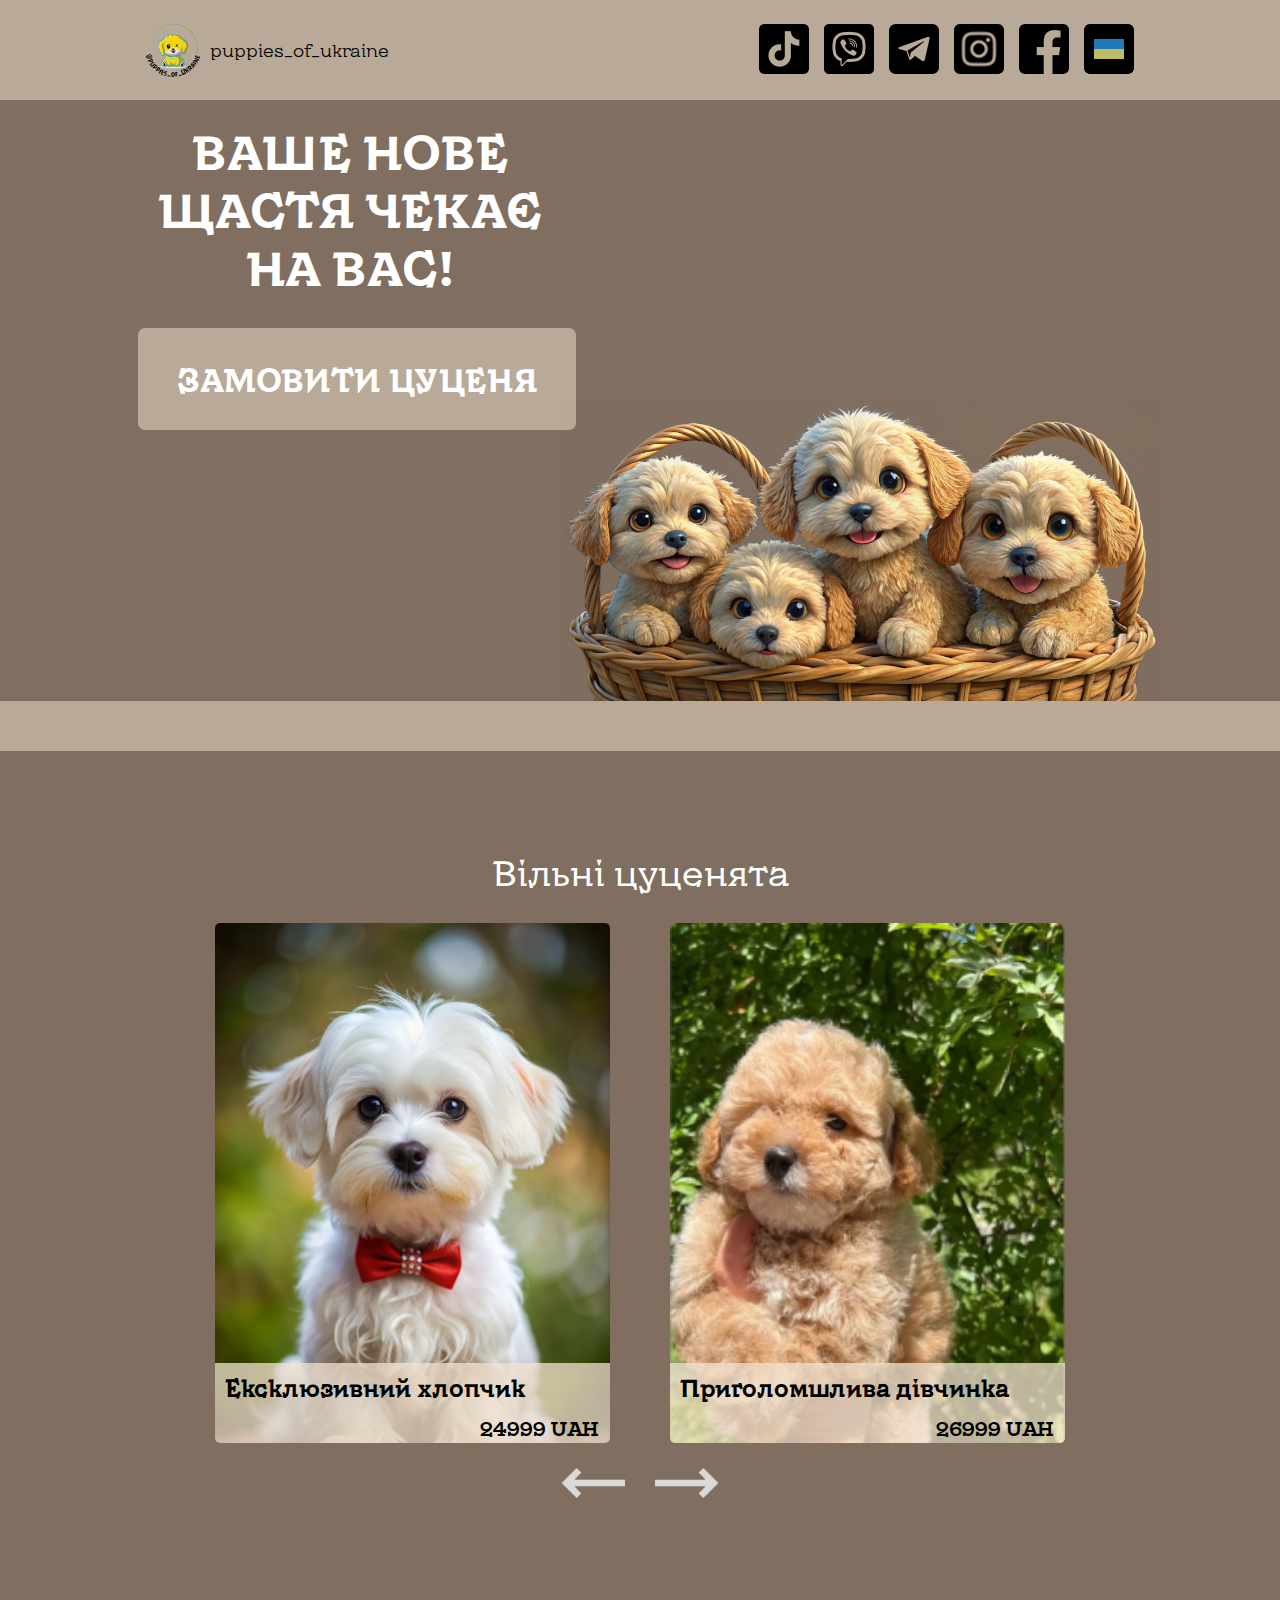
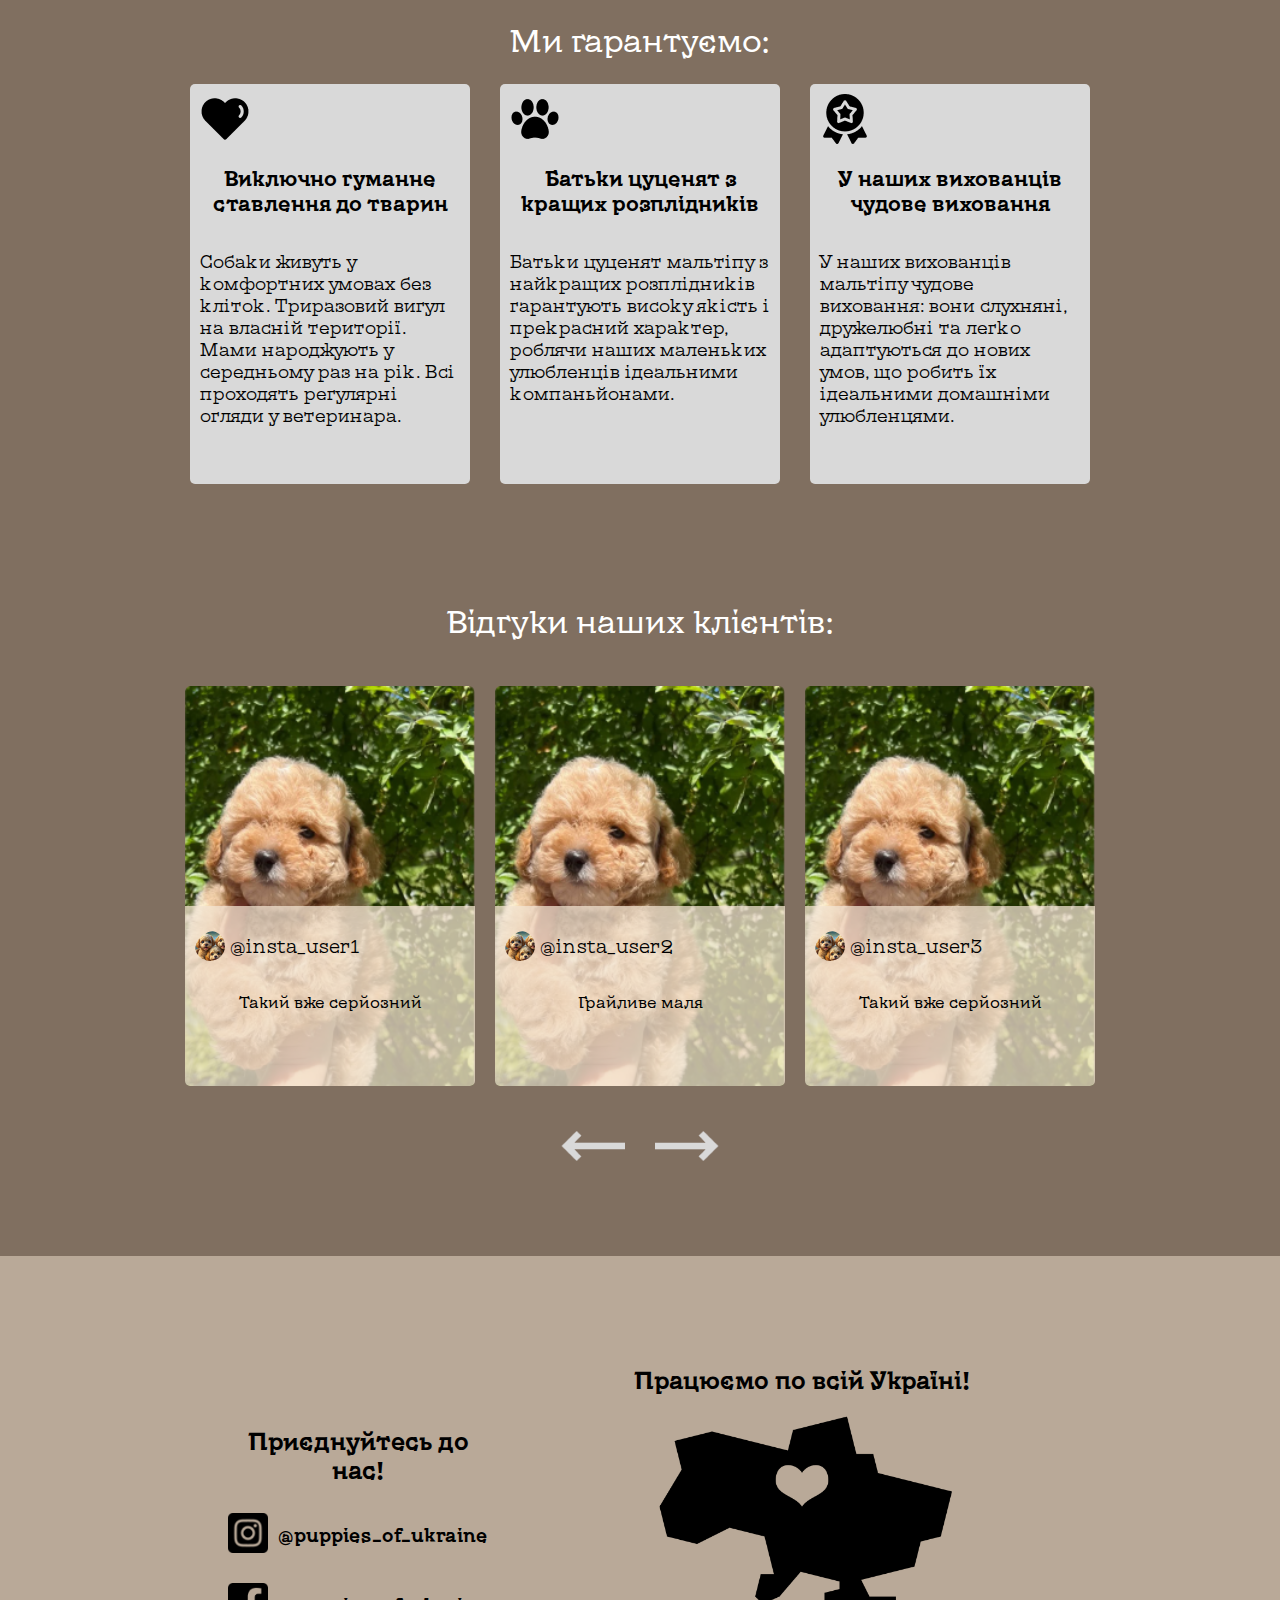
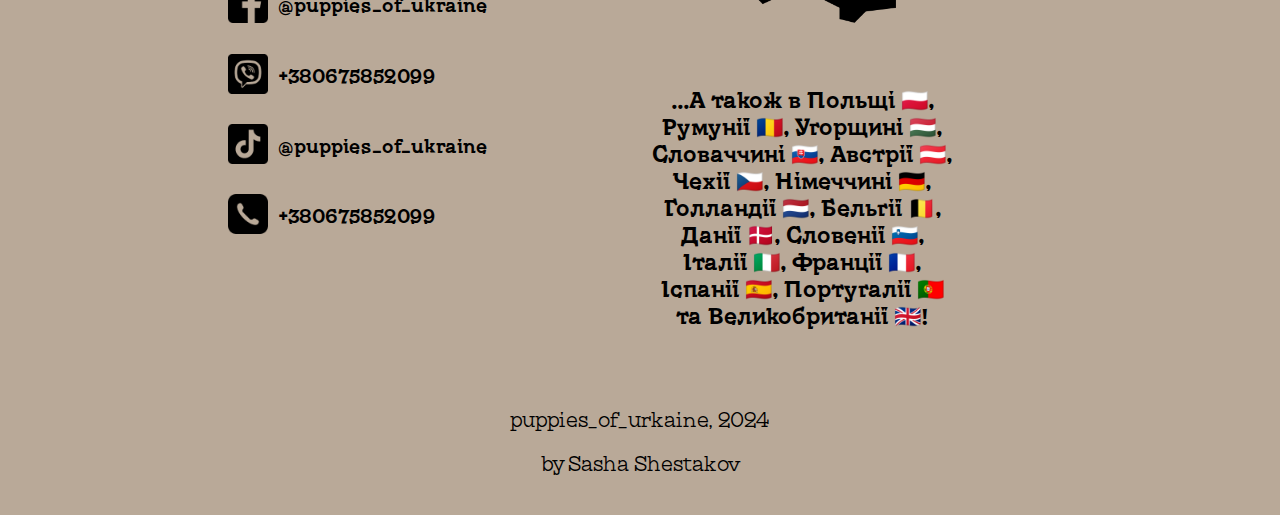
<file: index.html>
<!DOCTYPE html>
<html lang="en">
<head>
    <meta charset="UTF-8">
    <!-- <meta name="viewport" content="width=device-width, initial-scale=1.0"> -->
    <meta name="viewport" content="width=device-width, initial-scale=1, maximum-scale=1">
    <link rel="stylesheet" href="./styles.css">
    <link rel="stylesheet" href="./fonts/Kyiv Type Titling/KyivTypeTitling-VarGX.ttf">
    <meta charset="UTF-8">
    <title>Puppies Of Ukraine</title>
    <link rel="shortcut icon" href="./images/@puppies_of_Ukraine/puppies_of_Ukraine.ico" type="image/x-icon">
</head>
<body>
    <div class="page-wrapper">
        <header class="page-header-container">
            <div class="header-container">
                <div class="logo-container">
                    <img src="./images/@puppies_of_Ukraine/@puppies_of_Ukraine.png" alt="#" class="logo-image">
                    <h1 class="logo-title large-screen-logo">puppies_of_ukraine</h1>
                </div>
                <h1 class="logo-title mid-screen-logo">puppies_of_ukraine</h1>
                <div class="menu-a-container large-screen-menu">
                    <a href="https://www.tiktok.com/@puppies_of_ukraine?_t=8odjU9BaqaE&_r=1" target="_blank" class="menu-item-container">
                        <img src="./images/ttlogo.png" alt="tik-tok link" class="item-image" id="tiktok-header">
                    </a>
                    <a href="viber://chat?number=+380675852099" target="_blank" class="menu-item-container">
                        <img src="./images/vblogo.png" alt="viber link" class="item-image" id="viber-header">
                    </a>
                    <a href="https://t.me/puppies_of_ukraine" target="_blank" class="menu-item-container">
                        <img src="./images/telegramlogo.png" alt="telegram link" class="item-image" id="telegram-header">
                    </a>
                    <a href="https://www.instagram.com/puppies_of_ukraine_2?igsh=b3pqMDM5MHlxazh4&utm_source=qr" target="_blank" class="menu-item-container">
                        <img src="./images/instlogo.png" alt="instagram link" class="item-image" id="insta-header">
                    </a>
                    <a href="https://www.facebook.com/profile.php?id=100093094809382" target="_blank" class="menu-item-container">
                        <img src="./images/fblogo.png" alt="facebook link" class="item-image" id="facebook-header">
                    </a>
                    <!-- <a href="./index-en.html" class="menu-item-container"> -->
                    <a href="?lang=en" class="menu-item-container lang-sw-c">
                        <img src="./images/lang_sw_ua.png" alt="language switcher" class="item-image lang-sw" id="lang-switcher">
                    </a>
                </div>
                <div class="menu-a-container small-screen-menu">
                    <div  class="menu-item-container" id="burger-header">
                        <img src="./images/burger-menu.png" alt="menu" id="burg-image" class="item-image">
                    </div>
                </div>
            </div>
        </header>
        <section class="page-main-section-contianer tr-ease">
            <div class="page-header-burger-menu-container">
                <div class="page-header-burger-menu" style="font-style: normal;">
                    <a class="page-header-burger-item" href="https://www.tiktok.com/@puppies_of_ukraine?_t=8odjU9BaqaE&_r=1" target="_blank">
                        <img src="./images/ttlogo.png" alt="tik-tok link" class="page-header-burger-item-i" id="tiktok-header">
                        <h3 class="page-burger-contact-name">
                            @puppies_of_ukraine
                        </h3>
                    </a>
                    <a class="page-header-burger-item" href="viber://chat?number=+380675852099" target="_blank">
                        <img src="./images/vblogo.png" alt="viber link" class="page-header-burger-item-i" id="viber-header">
                        <h3 class="page-burger-contact-name">
                            +380675852099
                        </h3>
                    </a>
                    <a class="page-header-burger-item" href="https://t.me/puppies_of_ukraine" target="_blank">
                        <img src="./images/telegramlogo.png" alt="telegram link" class="page-header-burger-item-i" id="telegram-header">
                        <h3 class="page-burger-contact-name">
                            @puppies_of_ukraine
                        </h3>
                    </a>
                    <a href="https://www.instagram.com/puppies_of_ukraine_2?igsh=b3pqMDM5MHlxazh4&utm_source=qr" target="_blank" class="page-header-burger-item">
                        <img src="./images/instlogo.png" alt="instagram link" class="page-header-burger-item-i" id="insta-header">
                        <h3 class="page-burger-contact-name">
                            @puppies_of_ukraine
                        </h3>
                    </a>
                    <a href="https://www.facebook.com/profile.php?id=100093094809382" target="_blank" class="page-header-burger-item">
                        <img src="./images/fblogo.png" alt="facebook link" class="page-header-burger-item-i" id="facebook-header">
                        <h3 class="page-burger-contact-name">
                            @puppies_of_ukraine
                        </h3>
                    </a>
                    <a class="page-header-burger-item brg-switcher-a" href="?lang=en">
                        <img src="./images/lang_sw_ua.png" alt="language switcher" class="page-header-burger-item-i brg-switcher-i" id="lang-switcher">
                        <h3 class="page-burger-contact-name brg-switcher-n">
                            Ukrainian
                        </h3>
                    </a>
                </div>
            </div>
            <div class="main-container">
                <div class="main-action-form-container tr-ease">
                    <h1 class="action-form-title">
                        ВАШЕ НОВЕ ЩАСТЯ ЧЕКАЄ НА ВАС!
                    </h1>
                    <a class="action-form-button" href="viber://chat?number=+380675852099" target="_blank">
                        <p class="action-form-button-text">
                            ЗАМОВИТИ ЦУЦЕНЯ
                        </p>
                    </a>
                </div>
                <div class="main-picture-container">
                    <img src="./images/1.png" alt="puppies" class="main-picture-image tr-ease">
                </div>
    
            </div>
        </section>
        <div class="section-liner"></div>
        <section class="page-items-section-container ">
            <div class="page-items-title-container titling-container">
                <h2 class="page-items-title page-titling">
                    Вільні цуценята
                </h2>
            </div>
            <div class="page-items-position-contianer">
                <div class="page-arrow" id="itemspage-prew-mb">
                    <img src="./images/list_arrow.png" alt="Prewious page" class="page-prew-image">
                </div>
                <div class="page-items-item modal-item" style="background: url(./images/2.png) no-repeat ; background-size: 100%;">
                    <div class="pi-i-description">
                        <h3 class="pi-i-d-title">
                            Ексклюзивний хлопчик
                        </h3>
                        <p class="pi-i-d-price serif">
                            ₴ 25.000
                        </p>
                        <p class="pi-i-d-subtitle serif">
                            Мальтипу хлопчик ексклюзивний окрас вік 2,5 місяці вага буде 3 кг. Має дві вакцини, вакцинований двома вакцинами, ЧІП та міжнародний паспорт.
                        </p>
                    </div>
                </div>
                <div class="item-ms-i modal-item" style="background: url(./images/3.png) no-repeat ; background-size: 100%;">
                    <div class="pi-i-description">
                        <h3 class="pi-i-d-title">
                            2
                        </h3>
                        <p class="pi-i-d-price serif">
                            ₴ 25.000
                        </p>
                        <p class="pi-i-d-subtitle serif">
                            Мальтипу хлопчик ексклюзивний окрас вік 2,5 місяці вага буде 3 кг. Має дві вакцини, вакцинований двома вакцинами, ЧІП та міжнародний паспорт.
                        </p>
                    </div>
                </div>
                <div class="page-arrow" id="itemspage-next-mb">
                    <img src="./images/list_arrow.png" alt="Prewious page" class="page-next-image">
                </div>
            </div>
            <div class="page-items-list-counter">
                <img src="./images/arrow-desktop.png" alt="arrow" class="items-list-count-image" id="itemspage-prew-dt" style="transform: rotate(180deg);">
                <!-- <div class="items-list-count" id="itemspage-prew-dt"></div> -->
                <!-- <div class="items-list-count active-list"></div> -->
                <!-- <div class="items-list-count" id="itemspage-next-dt"></div> -->
                <img src="./images/arrow-desktop.png" alt="arrow" class="items-list-count-image" id="itemspage-next-dt">
            </div>
        </section>
        <section class="page-garant-section-container section-container">
            <div class="page-garant-title-container titling-container">
                <h2 class="page-garant-title page-titling">
                    Ми гарантуємо:
                </h2>
            </div>
            <div class="page-garant-position-container mobile-item">
                <div href="" class="page-arrow" id="garantpage-prew-mb">
                    <img src="./images/list_arrow.png" alt="Prewious page" class="page-prew-image">
                </div>
                <div class="page-garant-item page-garant-item-init">
                    <div class="page-p-i-logo">
                        <img src="./images/heartlogo.png" alt="image" class="page-g-i-image pgiif">
                    </div>
                    <div class="page-g-i-title">
                        <h2 class="page-g-i-t-text">
                            Виключно гуманне ставлення до тварин
                        </h2>
                    </div>
                    <div class="page-g-i-subtitle">
                        <h3 class="page-g-i-s-text serif">
                            Собаки живуть у комфортних умовах без кліток. Триразовий вигул на власній території. Мами народжують у середньому раз на рік. Всі проходять регулярні огляди у ветеринара.
                        </h3>
                    </div>
                </div>
                <div href="" class="page-arrow" id="garantpage-next-mb">
                    <img src="./images/list_arrow.png" alt="Prewious page" class="page-next-image">
                </div>
            </div>
        </section>
        <section class="page-garant-midsize-container section-container">
            <div class="page-garant-title-ms-container titling-container">
                <h2 class="page-garant-title-ms page-titling">
                    Ми гарантуємо:
                </h2>
            </div>
            <div class="page-g-ms-items-container">
                <div class="page-garant-item-ms-f  one-garant-ms">
                    <div class="page-garant-item-f page-garant-item-init">
                        <div class="page-p-i-logo-f">
                            <img src="./images/heartlogo.png" alt="image" class="page-g-i-image-f pgiif">
                        </div>
                        <div class="page-g-i-title-f">
                            <h2 class="page-g-i-t-text-f">
                                Виключно гуманне ставлення до тварин
                            </h2>
                        </div>
                        <div class="page-g-i-subtitle-f">
                            <h3 class="page-g-i-s-text-f serif">
                                Собаки живуть у комфортних умовах без кліток. Триразовий вигул на власній території. Мами народжують у середньому раз на рік. Всі проходять регулярні огляди у ветеринара.
                            </h3>
                        </div>
                    </div>
                </div>
                <div class="page-garant-item-ms-f two-garant-ms">
                    <img src="./images/7.png" alt="" class="page-garant-item-ms-f-image">
                    <div class="page-garant-item-f page-garant-item-init">
                        <div class="page-p-i-logo-f">
                            <img src="./images/pawlogo.png" alt="image" class="page-g-i-image-f pgiif">
                        </div>
                        <div class="page-g-i-title-f">
                            <h2 class="page-g-i-t-text-f">
                                Батьки цуценят з кращих розплідників
                            </h2>
                        </div>
                        <div class="page-g-i-subtitl-f">
                            <h3 class="page-g-i-s-text-f serif">
                                Собаки живуть у комфортних умовах без кліток. Триразовий вигул на власній території. Мами народжують у середньому раз на рік. Всі проходять регулярні огляди у ветеринара.
                            </h3>
                        </div>
                    </div>
                </div>
                <div class="page-garant-item-ms-f three-garant-ms">
                    <img src="./images/7extra.png" alt="" class="page-garant-item-ms-f-image">
                    <div class="page-garant-item-f">
                        <div class="page-p-i-logo-f page-garant-item-init">
                            <img src="./images/rewardlogo.png" alt="image" class="page-g-i-image-f">
                        </div>
                        <div class="page-g-i-title-f">
                            <h2 class="page-g-i-t-text-f">
                                У наших вихованців чудове виховання
                            </h2>
                        </div>
                        <div class="page-g-i-subtitle-f">
                            <h3 class="page-g-i-s-text-f serif">
                                Собаки живуть у комфортних умовах без кліток. Триразовий вигул на власній території. Мами народжують у середньому раз на рік. Всі проходять регулярні огляди у ветеринара.
                            </h3>
                        </div>
                    </div>
                </div>
            </div>
        </section>
        <section class="page-feedback-section-contianer section-container">
            <div class="page-feedback-title-container titling-container">
                <h2 class="page-feedback-title page-titling">
                    Відгуки наших клієнтів:
                </h2>
                <div class="page-feedback-position-contianer mobile-item">
                    <div href="" class="page-arrow" id="feedbackpage-prew-mb">
                        <img src="./images/list_arrow.png" alt="Prewious page" class="page-prew-image">
                    </div>
                    <div class="page-feedback-item" style="background: url(./images/5.png) no-repeat ; background-size: 100%;">
                        <div class="page-f-i-info-container">
                            <div class="page-f-i-header">
                                <div class="page-f-i-h-logo">
                                    <img src="./images/rwlogo1.png" alt="user1" class="page-f-i-h-image">
                                </div>
                                <h3 class="page-f-i-h-title serif">
                                    @insta_user1
                                </h3>
                            </div>
                            <div class="page-f-i-description">
                                <p class="page-f-i-d-text">
                                    “Такий вже серйозний”
                                </p>
                            </div>
    
                        </div>
                    </div>
                    <div href="" class="page-arrow" id="feedbackpage-next-mb">
                        <img src="./images/list_arrow.png" alt="Prewious page" class="page-next-image">
                    </div>
                </div>
    
            </div>
        </section>
        <section class="page-feedback-midsize-contianer section-container">
            <div class="page-feedback-title-container titling-container">
                <h2 class="page-feedback-title page-titling">
                    Відгуки наших клієнтів:
                </h2>
                <div class="page-feed-container">
                    <div href="" class="page-arrow" id="feedbackpage-prew-tb">
                        <img src="./images/list_arrow.png" alt="Prewious page" class="page-prew-image">
                    </div>
                        <div class="page-feedback-position-contianer">
                            <div class="page-feedback-item ifbs" style="background: url(./images/5.png);"> 
                                <div class="page-f-i-info-container">
                                    <div class="page-f-i-header">
                                        <div class="page-f-i-h-logo">
                                            <img src="./images/rwlogo1.png" alt="user1" class="page-f-i-h-image">
                                        </div>
                                        <h3 class="page-f-i-h-title serif tfbs">
                                            @insta_user1
                                        </h3>
                                    </div>
                                    <div class="page-f-i-description">
                                        <p class="page-f-i-d-text sfbs">
                                            “Такий вже серйозний”
                                        </p>
                                    </div>
            
                                </div>
                            </div>
                            <div class="page-feedback-item ifbs">
                                <div class="page-f-i-info-container">
                                    <div class="page-f-i-header">
                                        <div class="page-f-i-h-logo">
                                            <img src="./images/rwlogo1.png" alt="user1" class="page-f-i-h-image">
                                        </div>
                                        <h3 class="page-f-i-h-title tfbs serif">
                                            @insta_user2
                                        </h3>
                                    </div>
                                    <div class="page-f-i-description">
                                        <p class="page-f-i-d-text sfbs">
                                            “Грайливе маля”
                                        </p>
                                    </div>
            
                                </div>
                            </div>
                            <div class="page-feedback-item ifbs">
                                <div class="page-f-i-info-container">
                                    <div class="page-f-i-header">
                                        <div class="page-f-i-h-logo">
                                            <img src="./images/rwlogo1.png" alt="user1" class="page-f-i-h-image">
                                        </div>
                                        <h3 class="page-f-i-h-title tfbs serif">
                                            @insta_user3
                                        </h3>
                                    </div>
                                    <div class="page-f-i-description">
                                        <p class="page-f-i-d-text sfbs">
                                            “Такий вже серйозний”
                                        </p>
                                    </div>
            
                                </div>
                            </div>
                            <div class="page-feedback-item ifbs">
                                <div class="page-f-i-info-container">
                                    <div class="page-f-i-header">
                                        <div class="page-f-i-h-logo">
                                            <img src="./images/rwlogo1.png" alt="user1" class="page-f-i-h-image">
                                        </div>
                                        <h3 class="page-f-i-h-title tfbs serif">
                                            @insta_user4
                                        </h3>
                                    </div>
                                    <div class="page-f-i-description">
                                        <p class="page-f-i-d-text sfbs">
                                            “Такий вже серйозний”
                                        </p>
                                    </div>
            
                                </div>
                            </div>
                    </div>
                    <div href="" class="page-arrow" id="feedbackpage-next-tb">
                        <img src="./images/list_arrow.png" alt="Next page" class="page-next-image">
                    </div>
                </div>
                <div class="page-items-list-counter-garant">
                    <!-- <div class="items-list-count" id="feedbackpage-prew-dt"></div> -->
                    <img src="./images/arrow-desktop.png" alt="arrow" class="items-list-count-image" id="feedbackpage-prew-dt" style="transform: rotate(180deg);">
                    <!-- <div class="items-list-count active-list"></div> -->
                    <!-- <div class="items-list-count" id="feedbackpage-next-dt"></div> -->
                    <img src="./images/arrow-desktop.png" alt="arrow" class="items-list-count-image" id="feedbackpage-next-dt">
                </div>
    
            </div>
        </section>
        <footer class="page-footer-container">
            <div class="footer-container">
                <div class="page-footer-contact-block">
                    <div class="page-f-c-b-title">
                        <h2 class="page-f-c-b-t-text">
                            Приєднуйтесь до нас!
                        </h2>
                    </div>
                    <div class="page-f-c-b-contacts">
                        <a class="page-f-c-b-c-item" href="https://www.instagram.com/puppies_of_ukraine_2?igsh=b3pqMDM5MHlxazh4&utm_source=qr" target="_blank" style="font-style: normal; color: black; ">
                            <div class="page-f-c-b-c-item-logo">
                                <img src="./images/instlogo.png" alt="instagram logo" class="page-footer-contact-image">
                            </div>
                            <div class="page-f-c-b-c-item-name">
                                <h3 class="page-footer-contact-name">
                                    @puppies_of_ukraine
                                </h3>
                            </div>
                        </a>
                        <a class="page-f-c-b-c-item fb-item" href="https://www.facebook.com/profile.php?id=100093094809382" target="_blank" style="font-style: normal; color: black; ">
                            <div class="page-f-c-b-c-item-logo">
                                <img src="./images/fblogo.png" alt="facebook logo" class="page-footer-contact-image">
                            </div>
                            <div class="page-f-c-b-c-item-name">
                                <h3 class="page-footer-contact-name">
                                    @puppies_of_ukraine
                                </h3>
                            </div>
                        </a>
                        <a class="page-f-c-b-c-item" href="viber://chat?number=+380675852099" target="_blank" style="font-style: normal; color: black; ">
                            <div class="page-f-c-b-c-item-logo">
                                <img src="./images/vblogo.png" alt="viber logo" class="page-footer-contact-image">
                            </div>
                            <div class="page-f-c-b-c-item-name">
                                <h3 class="page-footer-contact-name">
                                    +380675852099
                                </h3>
                            </div>
                        </a>
                        <a class="page-f-c-b-c-item" href="https://www.tiktok.com/@puppies_of_ukraine?_t=8odjU9BaqaE&_r=1" target="_blank" style="font-style: normal; color: black; ">
                            <div class="page-f-c-b-c-item-logo">
                                <img src="./images/ttlogo.png" alt="tiktok logo" class="page-footer-contact-image">
                            </div>
                            <div class="page-f-c-b-c-item-name">
                                <h3 class="page-footer-contact-name">
                                    @puppies_of_ukraine
                                </h3>
                            </div>
                        </a>
                        <a class="page-f-c-b-c-item" href="tel:+380675852099" target="_blank" style="font-style: normal; color: black; ">
                            <div class="page-f-c-b-c-item-logo">
                                <img src="./images/phonelogo.png" alt="phone logo" class="page-footer-contact-image">
                            </div>
                            <div class="page-f-c-b-c-item-name">
                                <h3 class="page-footer-contact-name">
                                    +380675852099
                                </h3>
                                <!-- <h3 class="page-footer-contact-name">
                                    +380979999999
                                </h3> -->
                            </div>
                        </a>
                    </div>
                </div>
                <div class="page-footer-liner">
                    <div class="page-f-l-line"></div>
                    <img src="./images/pawlogo.png" alt="paw" class="page-f-l-image" style="visibility: hidden;">
                    <div class="page-f-l-line"></div>
                </div>
                <div class="page-footer-country-block">
                    <div class="page-f-c-b-title">
                        <h2 class="page-f-c-b-t-text page-f-c-b-t-t">
                            Працюємо по всій Україні!
                        </h2>
                    </div>
                    <div class="page-f-c-b-picture">
                        <img src="./images/uapic.png" alt="Ukraine" class="page-f-c-b-p-image">
                    </div>
                    <h2 class="page-f-c-b-d-text">
                        ...А також в Польщі 🇵🇱, Румунії 🇷🇴, Угорщині 🇭🇺, <br> Словаччині 🇸🇰, Австрії 🇦🇹,<br> Чехії 🇨🇿, Німеччині 🇩🇪, <br> Голландії 🇳🇱, Бельгії 🇧🇪, <br> Данії 🇩🇰, Словенії 🇸🇮, <br> Італії 🇮🇹, Франції 🇫🇷, <br> Іспанії 🇪🇸, Португалії 🇵🇹 <br>та Великобританії 🏴󠁧󠁢󠁥🇬🇧!
                    </h2>
                </div>
                <div class="page-footer-website-block">
                    <p class="page-f-w-b-text serif">puppies_of_urkaine, 2024</p>
                    <p class="page-f-w-b-text serif">by Sasha Shestakov</p>
                </div>
            </div>
        </footer>
        <footer class="page-footer-large-screen">
            <p class="page-f-w-b-text serif">puppies_of_urkaine, 2024</p>
            <p class="page-f-w-b-text serif">by Sasha Shestakov</p>
        </footer>  
        <div class="modal-gallery-section-container">
            <div class="modal-gallery-window-container">
                <div class="modal-gallery-window-top">
                    <div class="modal-gallery-title-container">

                    </div>
                    <img src="./images/burger-menu-close.png" class="modal-gallery-close-btn"/>
                </div>
                <div class="page-modal-mid-container">
                    <div class="page-arrow m-page-ac" id="modalpage-prew-mb">
                        <img src="./images/list_arrow.png" alt="Prewious page" class="page-prew-image">
                    </div>
                    <div class="modal-gallery-window-mid">
                    
                    </div>
                    <div class="page-arrow m-page-ac" id="modalpage-next-mb">
                        <img src="./images/list_arrow.png" alt="Prewious page" class="page-next-image">
                    </div>
                </div>
                <div class="page-modal-list-counter m-page-lc">
                    <div class="page-items-list-counter">
                        <img src="./images/arrow-desktop.png" alt="arrow" class="items-list-count-image" id="modalpage-prew-dt" style="transform: rotate(180deg);">
                        <img src="./images/arrow-desktop.png" alt="arrow" class="items-list-count-image" id="modalpage-next-dt">
                    </div>
                </div>
            </div>
        </div>     
    </div>
<script type="module" src="./script/init.js"></script>
<script type="module" src="./script/modals.js"></script>
<script type="module" src="./script/sliders.js"></script>
</body>
</html>
</file>
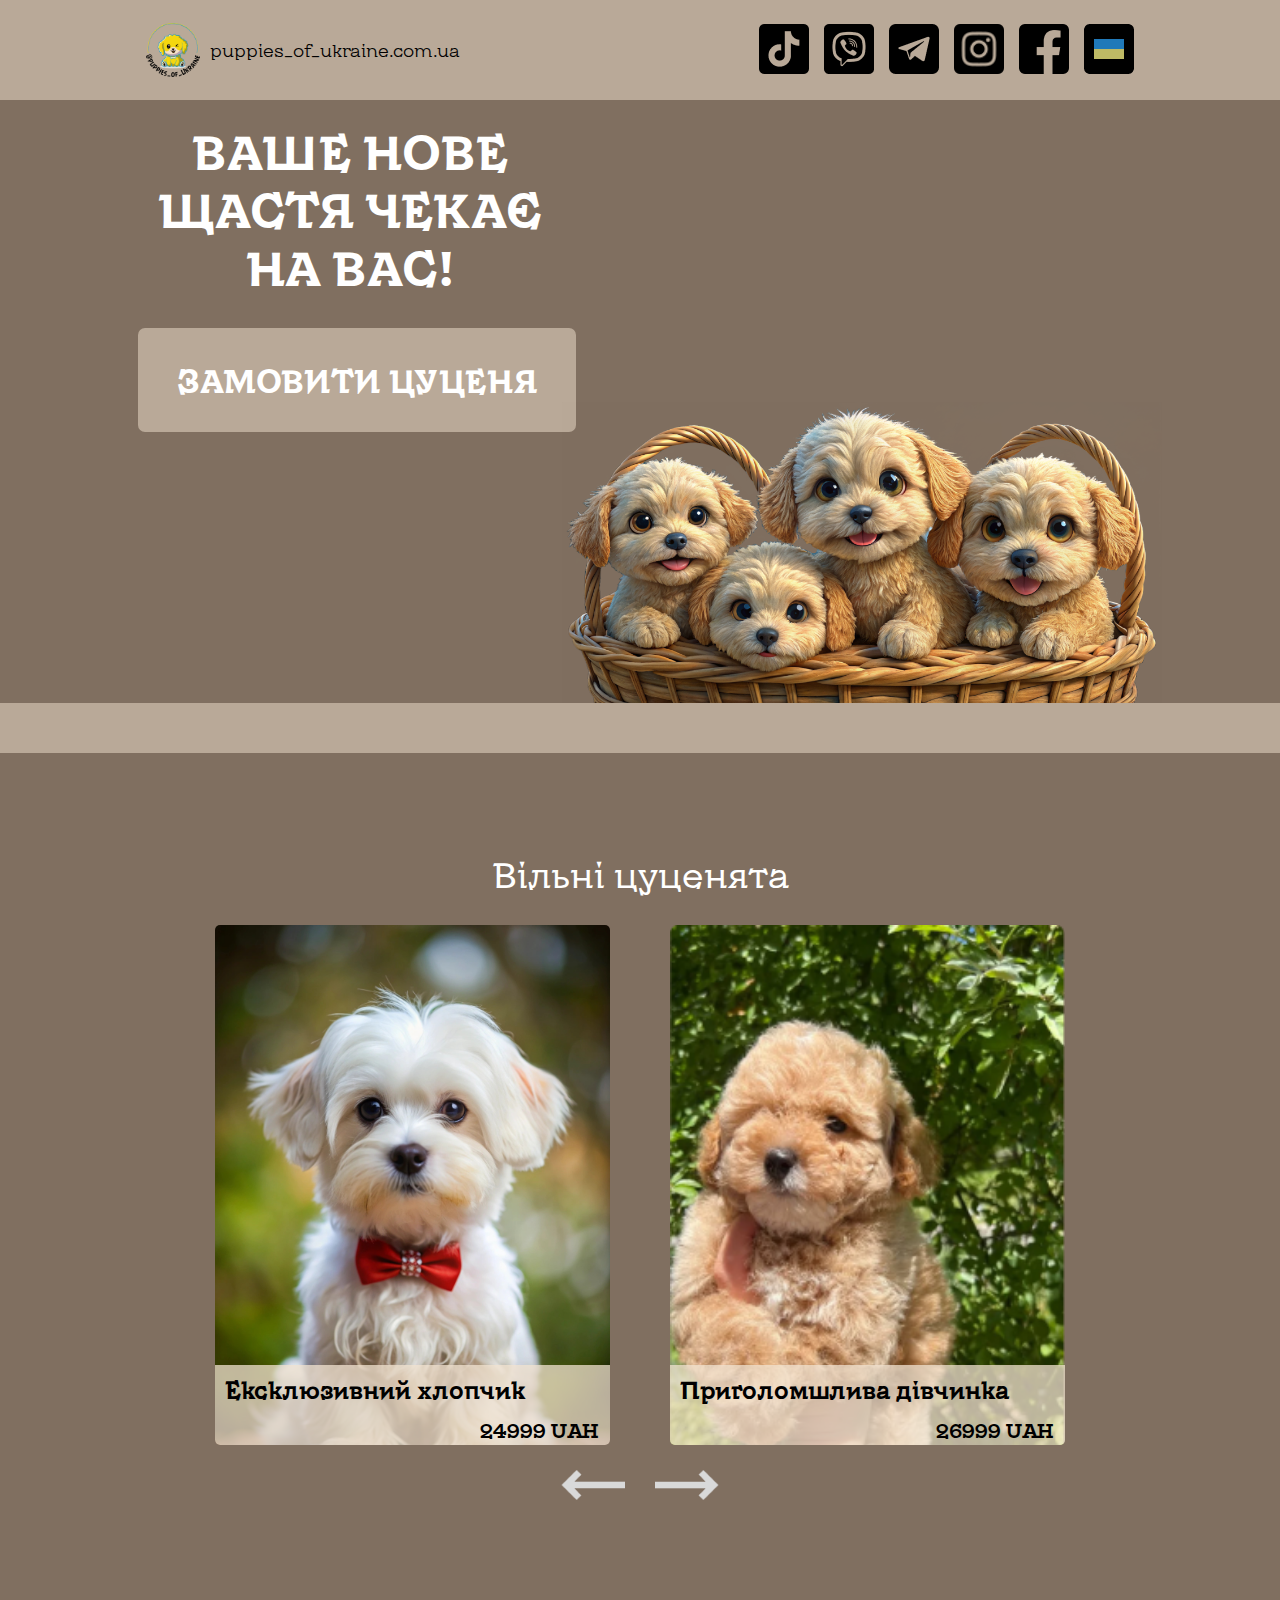
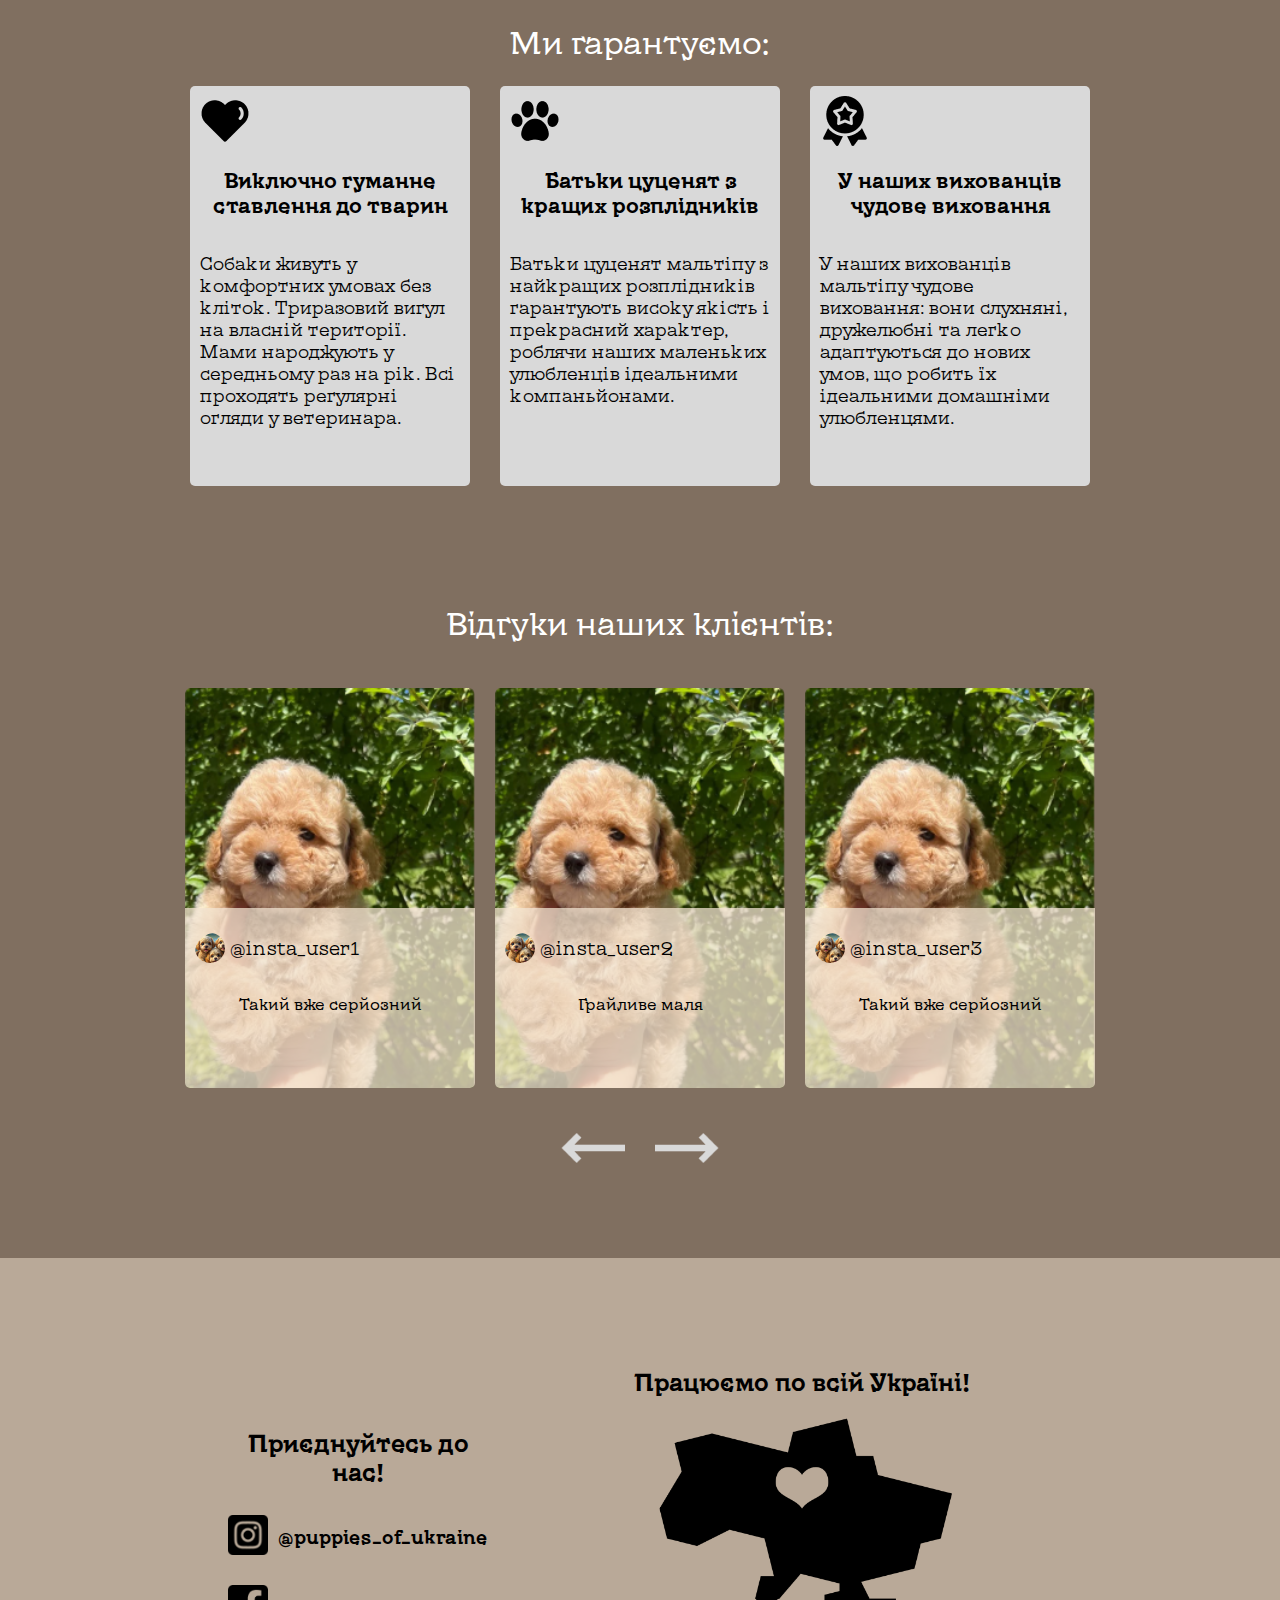
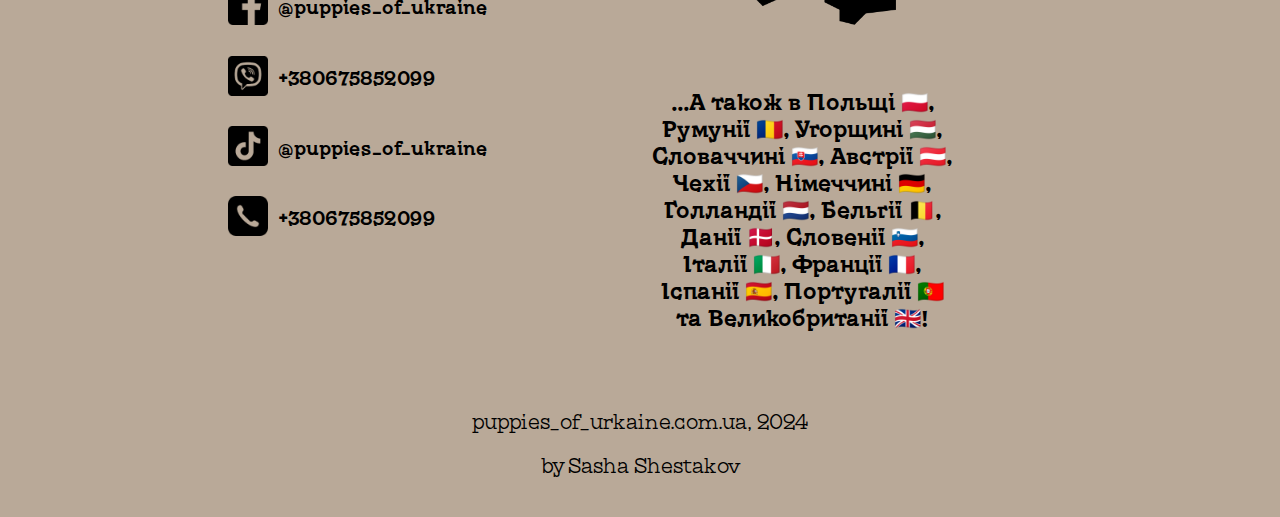
<file: index-ua.html>
<!DOCTYPE html>
<html lang="en">
<head>
    <meta charset="UTF-8">
    <!-- <meta name="viewport" content="width=device-width, initial-scale=1.0"> -->
    <meta name="viewport" content="width=device-width, initial-scale=1, maximum-scale=1">
    <link rel="stylesheet" href="./styles.css">
    <link rel="stylesheet" href="./fonts/Kyiv Type Titling/KyivTypeTitling-VarGX.ttf">
    <title>Document</title>
</head>
<body>
    <div class="page-wrapper">
        <header class="page-header-container">
            <div class="header-container">
                <div class="logo-container">
                    <img src="./images/@puppies_of_Ukraine/@puppies_of_Ukraine.png" alt="#" class="logo-image">
                    <h1 class="logo-title large-screen-logo">puppies_of_ukraine.com.ua</h1>
                </div>
                <h1 class="logo-title mid-screen-logo">puppies_of_ukraine.com.ua</h1>
                <div class="menu-a-container large-screen-menu">
                    <a href="https://www.tiktok.com/@puppies_of_ukraine?_t=8odjU9BaqaE&_r=1" target="_blank" class="menu-item-container">
                        <img src="./images/ttlogo.png" alt="tik-tok link" class="item-image" id="tiktok-header">
                    </a>
                    <a href="viber://chat?number=+380675852099" target="_blank" class="menu-item-container">
                        <img src="./images/vblogo.png" alt="viber link" class="item-image" id="viber-header">
                    </a>
                    <a href="https://t.me/puppies_of_ukraine" target="_blank" class="menu-item-container">
                        <img src="./images/telegramlogo.png" alt="telegram link" class="item-image" id="telegram-header">
                    </a>
                    <a href="https://www.instagram.com/puppies_of_ukraine_2?igsh=b3pqMDM5MHlxazh4&utm_source=qr" target="_blank" class="menu-item-container">
                        <img src="./images/instlogo.png" alt="instagram link" class="item-image" id="insta-header">
                    </a>
                    <a href="https://www.facebook.com/profile.php?id=100093094809382" target="_blank" class="menu-item-container">
                        <img src="./images/fblogo.png" alt="facebook link" class="item-image" id="facebook-header">
                    </a>
                    <a href="./index-en.html" class="menu-item-container">
                        <img src="./images/lang_sw_ua.png" alt="language switcher" class="item-image" id="lang-switcher">
                    </a>
                </div>
                <div class="menu-a-container small-screen-menu">
                    <a href="#" class="menu-item-container" id="burger-header">
                        <img src="./images/burger-menu.png" alt="menu" id="burg-image" class="item-image">
                    </a>
                </div>
            </div>
        </header>
        <section class="page-main-section-contianer tr-ease">
            <div class="page-header-burger-menu-container">
                <div class="page-header-burger-menu" style="font-style: normal;">
                    <a class="page-header-burger-item" href="https://www.tiktok.com/@puppies_of_ukraine?_t=8odjU9BaqaE&_r=1" target="_blank">
                        <img src="./images/ttlogo.png" alt="tik-tok link" class="page-header-burger-item-i" id="tiktok-header">
                        <h3 class="page-burger-contact-name">
                            @puppies_of_ukraine
                        </h3>
                    </a>
                    <a class="page-header-burger-item" href="viber://chat?number=+380675852099" target="_blank">
                        <img src="./images/vblogo.png" alt="viber link" class="page-header-burger-item-i" id="viber-header">
                        <h3 class="page-burger-contact-name">
                            +380675852099
                        </h3>
                    </a>
                    <a class="page-header-burger-item" href="https://t.me/puppies_of_ukraine" target="_blank">
                        <img src="./images/telegramlogo.png" alt="telegram link" class="page-header-burger-item-i" id="telegram-header">
                        <h3 class="page-burger-contact-name">
                            @puppies_of_ukraine
                        </h3>
                    </a>
                    <a href="https://www.instagram.com/puppies_of_ukraine_2?igsh=b3pqMDM5MHlxazh4&utm_source=qr" target="_blank" class="page-header-burger-item">
                        <img src="./images/instlogo.png" alt="instagram link" class="page-header-burger-item-i" id="insta-header">
                        <h3 class="page-burger-contact-name">
                            @puppies_of_ukraine
                        </h3>
                    </a>
                    <a href="https://www.facebook.com/profile.php?id=100093094809382" target="_blank" class="page-header-burger-item">
                        <img src="./images/fblogo.png" alt="facebook link" class="page-header-burger-item-i" id="facebook-header">
                        <h3 class="page-burger-contact-name">
                            @puppies_of_ukraine
                        </h3>
                    </a>
                    <a class="page-header-burger-item" href="./index-en.html">
                        <img src="./images/lang_sw_ua.png" alt="language switcher" class="page-header-burger-item-i" id="lang-switcher">
                        <h3 class="page-burger-contact-name">
                            Ukrainian
                        </h3>
                    </a>
                </div>
            </div>
            <div class="main-container">
                <div class="main-action-form-container tr-ease">
                    <h1 class="action-form-title">
                        ВАШЕ НОВЕ ЩАСТЯ ЧЕКАЄ НА ВАС!
                    </h1>
                    <button class="action-form-button">
                        <p class="action-form-button-text">
                            ЗАМОВИТИ ЦУЦЕНЯ
                        </p>
                    </button>
                </div>
                <div class="main-picture-container">
                    <img src="./images/1.png" alt="puppies" class="main-picture-image tr-ease">
                </div>
    
            </div>
        </section>
        <div class="section-liner"></div>
        <section class="page-items-section-container ">
            <div class="page-items-title-container titling-container">
                <h2 class="page-items-title page-titling">
                    Вільні цуценята
                </h2>
            </div>
            <div class="page-items-position-contianer">
                <div class="page-arrow" id="itemspage-prew-mb">
                    <img src="./images/list_arrow.png" alt="Prewious page" class="page-prew-image">
                </div>
                <div class="page-items-item modal-item" style="background: url(./images/2.png) no-repeat ; background-size: 100%;">
                    <div class="pi-i-description">
                        <h3 class="pi-i-d-title">
                            Ексклюзивний хлопчик
                        </h3>
                        <p class="pi-i-d-price serif">
                            ₴ 25.000
                        </p>
                        <p class="pi-i-d-subtitle serif">
                            Мальтипу хлопчик ексклюзивний окрас вік 2,5 місяці вага буде 3 кг. Має дві вакцини, вакцинований двома вакцинами, ЧІП та міжнародний паспорт.
                        </p>
                    </div>
                </div>
                <div class="item-ms-i modal-item" style="background: url(./images/3.png) no-repeat ; background-size: 100%;">
                    <div class="pi-i-description">
                        <h3 class="pi-i-d-title">
                            2
                        </h3>
                        <p class="pi-i-d-price serif">
                            ₴ 25.000
                        </p>
                        <p class="pi-i-d-subtitle serif">
                            Мальтипу хлопчик ексклюзивний окрас вік 2,5 місяці вага буде 3 кг. Має дві вакцини, вакцинований двома вакцинами, ЧІП та міжнародний паспорт.
                        </p>
                    </div>
                </div>
                <div class="page-arrow" id="itemspage-next-mb">
                    <img src="./images/list_arrow.png" alt="Prewious page" class="page-next-image">
                </div>
            </div>
            <div class="page-items-list-counter">
                <img src="./images/arrow-desktop.png" alt="arrow" class="items-list-count-image" id="itemspage-prew-dt" style="transform: rotate(180deg);">
                <!-- <div class="items-list-count" id="itemspage-prew-dt"></div> -->
                <!-- <div class="items-list-count active-list"></div> -->
                <!-- <div class="items-list-count" id="itemspage-next-dt"></div> -->
                <img src="./images/arrow-desktop.png" alt="arrow" class="items-list-count-image" id="itemspage-next-dt">
            </div>
        </section>
        <section class="page-garant-section-container section-container">
            <div class="page-garant-title-container titling-container">
                <h2 class="page-garant-title page-titling">
                    Ми гарантуємо:
                </h2>
            </div>
            <div class="page-garant-position-container mobile-item">
                <div href="#" class="page-arrow" id="garantpage-prew-mb">
                    <img src="./images/list_arrow.png" alt="Prewious page" class="page-prew-image">
                </div>
                <div class="page-garant-item page-garant-item-init">
                    <div class="page-p-i-logo">
                        <img src="./images/heartlogo.png" alt="image" class="page-g-i-image pgiif">
                    </div>
                    <div class="page-g-i-title">
                        <h2 class="page-g-i-t-text">
                            Виключно гуманне ставлення до тварин
                        </h2>
                    </div>
                    <div class="page-g-i-subtitle">
                        <h3 class="page-g-i-s-text serif">
                            Собаки живуть у комфортних умовах без кліток. Триразовий вигул на власній території. Мами народжують у середньому раз на рік. Всі проходять регулярні огляди у ветеринара.
                        </h3>
                    </div>
                </div>
                <div href="#" class="page-arrow" id="garantpage-next-mb">
                    <img src="./images/list_arrow.png" alt="Prewious page" class="page-next-image">
                </div>
            </div>
        </section>
        <section class="page-garant-midsize-container section-container">
            <div class="page-garant-title-ms-container titling-container">
                <h2 class="page-garant-title-ms page-titling">
                    Ми гарантуємо:
                </h2>
            </div>
            <div class="page-g-ms-items-container">
                <div class="page-garant-item-ms-f  one-garant-ms">
                    <div class="page-garant-item-f page-garant-item-init">
                        <div class="page-p-i-logo-f">
                            <img src="./images/heartlogo.png" alt="image" class="page-g-i-image-f pgiif">
                        </div>
                        <div class="page-g-i-title-f">
                            <h2 class="page-g-i-t-text-f">
                                Виключно гуманне ставлення до тварин
                            </h2>
                        </div>
                        <div class="page-g-i-subtitle-f">
                            <h3 class="page-g-i-s-text-f serif">
                                Собаки живуть у комфортних умовах без кліток. Триразовий вигул на власній території. Мами народжують у середньому раз на рік. Всі проходять регулярні огляди у ветеринара.
                            </h3>
                        </div>
                    </div>
                </div>
                <div class="page-garant-item-ms-f two-garant-ms">
                    <img src="./images/7.png" alt="" class="page-garant-item-ms-f-image">
                    <div class="page-garant-item-f page-garant-item-init">
                        <div class="page-p-i-logo-f">
                            <img src="./images/pawlogo.png" alt="image" class="page-g-i-image-f pgiif">
                        </div>
                        <div class="page-g-i-title-f">
                            <h2 class="page-g-i-t-text-f">
                                Батьки цуценят з кращих розплідників
                            </h2>
                        </div>
                        <div class="page-g-i-subtitl-f">
                            <h3 class="page-g-i-s-text-f serif">
                                Собаки живуть у комфортних умовах без кліток. Триразовий вигул на власній території. Мами народжують у середньому раз на рік. Всі проходять регулярні огляди у ветеринара.
                            </h3>
                        </div>
                    </div>
                </div>
                <div class="page-garant-item-ms-f three-garant-ms">
                    <img src="./images/7extra.png" alt="" class="page-garant-item-ms-f-image">
                    <div class="page-garant-item-f">
                        <div class="page-p-i-logo-f page-garant-item-init">
                            <img src="./images/rewardlogo.png" alt="image" class="page-g-i-image-f">
                        </div>
                        <div class="page-g-i-title-f">
                            <h2 class="page-g-i-t-text-f">
                                У наших вихованців чудове виховання
                            </h2>
                        </div>
                        <div class="page-g-i-subtitle-f">
                            <h3 class="page-g-i-s-text-f serif">
                                Собаки живуть у комфортних умовах без кліток. Триразовий вигул на власній території. Мами народжують у середньому раз на рік. Всі проходять регулярні огляди у ветеринара.
                            </h3>
                        </div>
                    </div>
                </div>
            </div>
        </section>
        <section class="page-feedback-section-contianer section-container">
            <div class="page-feedback-title-container titling-container">
                <h2 class="page-feedback-title page-titling">
                    Відгуки наших клієнтів:
                </h2>
                <div class="page-feedback-position-contianer mobile-item">
                    <div href="#" class="page-arrow" id="feedbackpage-prew-mb">
                        <img src="./images/list_arrow.png" alt="Prewious page" class="page-prew-image">
                    </div>
                    <div class="page-feedback-item" style="background: url(./images/5.png) no-repeat ; background-size: 100%;">
                        <div class="page-f-i-info-container">
                            <div class="page-f-i-header">
                                <div class="page-f-i-h-logo">
                                    <img src="./images/rwlogo1.png" alt="user1" class="page-f-i-h-image">
                                </div>
                                <h3 class="page-f-i-h-title serif">
                                    @insta_user1
                                </h3>
                            </div>
                            <div class="page-f-i-description">
                                <p class="page-f-i-d-text">
                                    “Такий вже серйозний”
                                </p>
                            </div>
    
                        </div>
                    </div>
                    <div href="#" class="page-arrow" id="feedbackpage-next-mb">
                        <img src="./images/list_arrow.png" alt="Prewious page" class="page-next-image">
                    </div>
                </div>
    
            </div>
        </section>
        <section class="page-feedback-midsize-contianer section-container">
            <div class="page-feedback-title-container titling-container">
                <h2 class="page-feedback-title page-titling">
                    Відгуки наших клієнтів:
                </h2>
                <div class="page-feed-container">
                    <div href="#" class="page-arrow" id="feedbackpage-prew-tb">
                        <img src="./images/list_arrow.png" alt="Prewious page" class="page-prew-image">
                    </div>
                        <div class="page-feedback-position-contianer">
                            <div class="page-feedback-item ifbs" style="background: url(./images/5.png);"> 
                                <div class="page-f-i-info-container">
                                    <div class="page-f-i-header">
                                        <div class="page-f-i-h-logo">
                                            <img src="./images/rwlogo1.png" alt="user1" class="page-f-i-h-image">
                                        </div>
                                        <h3 class="page-f-i-h-title serif tfbs">
                                            @insta_user1
                                        </h3>
                                    </div>
                                    <div class="page-f-i-description">
                                        <p class="page-f-i-d-text sfbs">
                                            “Такий вже серйозний”
                                        </p>
                                    </div>
            
                                </div>
                            </div>
                            <div class="page-feedback-item ifbs">
                                <div class="page-f-i-info-container">
                                    <div class="page-f-i-header">
                                        <div class="page-f-i-h-logo">
                                            <img src="./images/rwlogo1.png" alt="user1" class="page-f-i-h-image">
                                        </div>
                                        <h3 class="page-f-i-h-title tfbs serif">
                                            @insta_user2
                                        </h3>
                                    </div>
                                    <div class="page-f-i-description">
                                        <p class="page-f-i-d-text sfbs">
                                            “Грайливе маля”
                                        </p>
                                    </div>
            
                                </div>
                            </div>
                            <div class="page-feedback-item ifbs">
                                <div class="page-f-i-info-container">
                                    <div class="page-f-i-header">
                                        <div class="page-f-i-h-logo">
                                            <img src="./images/rwlogo1.png" alt="user1" class="page-f-i-h-image">
                                        </div>
                                        <h3 class="page-f-i-h-title tfbs serif">
                                            @insta_user3
                                        </h3>
                                    </div>
                                    <div class="page-f-i-description">
                                        <p class="page-f-i-d-text sfbs">
                                            “Такий вже серйозний”
                                        </p>
                                    </div>
            
                                </div>
                            </div>
                            <div class="page-feedback-item ifbs">
                                <div class="page-f-i-info-container">
                                    <div class="page-f-i-header">
                                        <div class="page-f-i-h-logo">
                                            <img src="./images/rwlogo1.png" alt="user1" class="page-f-i-h-image">
                                        </div>
                                        <h3 class="page-f-i-h-title tfbs serif">
                                            @insta_user4
                                        </h3>
                                    </div>
                                    <div class="page-f-i-description">
                                        <p class="page-f-i-d-text sfbs">
                                            “Такий вже серйозний”
                                        </p>
                                    </div>
            
                                </div>
                            </div>
                    </div>
                    <div href="#" class="page-arrow" id="feedbackpage-next-tb">
                        <img src="./images/list_arrow.png" alt="Next page" class="page-next-image">
                    </div>
                </div>
                <div class="page-items-list-counter-garant">
                    <!-- <div class="items-list-count" id="feedbackpage-prew-dt"></div> -->
                    <img src="./images/arrow-desktop.png" alt="arrow" class="items-list-count-image" id="feedbackpage-prew-dt" style="transform: rotate(180deg);">
                    <!-- <div class="items-list-count active-list"></div> -->
                    <!-- <div class="items-list-count" id="feedbackpage-next-dt"></div> -->
                    <img src="./images/arrow-desktop.png" alt="arrow" class="items-list-count-image" id="feedbackpage-next-dt">
                </div>
    
            </div>
        </section>
        <footer class="page-footer-container">
            <div class="footer-container">
                <div class="page-footer-contact-block">
                    <div class="page-f-c-b-title">
                        <h2 class="page-f-c-b-t-text">
                            Приєднуйтесь до нас!
                        </h2>
                    </div>
                    <div class="page-f-c-b-contacts">
                        <a class="page-f-c-b-c-item" href="https://www.instagram.com/puppies_of_ukraine_2?igsh=b3pqMDM5MHlxazh4&utm_source=qr" target="_blank" style="font-style: normal; color: black; ">
                            <div class="page-f-c-b-c-item-logo">
                                <img src="./images/instlogo.png" alt="instagram logo" class="page-footer-contact-image">
                            </div>
                            <div class="page-f-c-b-c-item-name">
                                <h3 class="page-footer-contact-name">
                                    @puppies_of_ukraine
                                </h3>
                            </div>
                        </a>
                        <a class="page-f-c-b-c-item fb-item" href="https://www.facebook.com/profile.php?id=100093094809382" target="_blank" style="font-style: normal; color: black; ">
                            <div class="page-f-c-b-c-item-logo">
                                <img src="./images/fblogo.png" alt="facebook logo" class="page-footer-contact-image">
                            </div>
                            <div class="page-f-c-b-c-item-name">
                                <h3 class="page-footer-contact-name">
                                    @puppies_of_ukraine
                                </h3>
                            </div>
                        </a>
                        <a class="page-f-c-b-c-item" href="viber://chat?number=+380675852099" target="_blank" style="font-style: normal; color: black; ">
                            <div class="page-f-c-b-c-item-logo">
                                <img src="./images/vblogo.png" alt="viber logo" class="page-footer-contact-image">
                            </div>
                            <div class="page-f-c-b-c-item-name">
                                <h3 class="page-footer-contact-name">
                                    +380675852099
                                </h3>
                            </div>
                        </a>
                        <a class="page-f-c-b-c-item" href="https://www.tiktok.com/@puppies_of_ukraine?_t=8odjU9BaqaE&_r=1" target="_blank" style="font-style: normal; color: black; ">
                            <div class="page-f-c-b-c-item-logo">
                                <img src="./images/ttlogo.png" alt="tiktok logo" class="page-footer-contact-image">
                            </div>
                            <div class="page-f-c-b-c-item-name">
                                <h3 class="page-footer-contact-name">
                                    @puppies_of_ukraine
                                </h3>
                            </div>
                        </a>
                        <a class="page-f-c-b-c-item" href="tel:+380675852099" target="_blank" style="font-style: normal; color: black; ">
                            <div class="page-f-c-b-c-item-logo">
                                <img src="./images/phonelogo.png" alt="phone logo" class="page-footer-contact-image">
                            </div>
                            <div class="page-f-c-b-c-item-name">
                                <h3 class="page-footer-contact-name">
                                    +380675852099
                                </h3>
                                <!-- <h3 class="page-footer-contact-name">
                                    +380979999999
                                </h3> -->
                            </div>
                        </a>
                    </div>
                </div>
                <div class="page-footer-liner">
                    <div class="page-f-l-line"></div>
                    <img src="./images/pawlogo.png" alt="paw" class="page-f-l-image" style="visibility: hidden;">
                    <div class="page-f-l-line"></div>
                </div>
                <div class="page-footer-country-block">
                    <div class="page-f-c-b-title">
                        <h2 class="page-f-c-b-t-text page-f-c-b-t-t">
                            Працюємо по всій Україні!
                        </h2>
                    </div>
                    <div class="page-f-c-b-picture">
                        <img src="./images/uapic.png" alt="Ukraine" class="page-f-c-b-p-image">
                    </div>
                    <h2 class="page-f-c-b-d-text">
                        ...А також в Румунії 🇷🇴, Угорщині 🇭🇺, <br> Словаччині 🇸🇰, Австрії 🇦🇹,<br> Чехії 🇨🇿, Німеччині 🇩🇪, <br> Голландії 🇳🇱, Бельгії 🇧🇪, <br> Данії 🇩🇰, Словенії 🇸🇮, <br> Італії 🇮🇹, Франції 🇫🇷, <br> Іспанії 🇪🇸, Португалії 🇵🇹 <br>та Великобританії 🏴󠁧󠁢󠁥󠁮󠁧󠁿!
                    </h2>
                </div>
                <div class="page-footer-website-block">
                    <p class="page-f-w-b-text serif">puppies_of_urkaine.com.ua, 2024</p>
                    <p class="page-f-w-b-text serif">by Sasha Shestakov</p>
                </div>
            </div>
        </footer>
        <footer class="page-footer-large-screen">
            <p class="page-f-w-b-text serif">puppies_of_urkaine.com.ua, 2024</p>
            <p class="page-f-w-b-text serif">by Sasha Shestakov</p>
        </footer>  
        <div class="modal-gallery-section-container">
            <div class="modal-gallery-window-container">
                <div class="modal-gallery-window-top">
                    <div class="modal-gallery-title-container">

                    </div>
                    <img src="./images/burger-menu-close.png" class="modal-gallery-close-btn"/>
                </div>
                <div class="page-modal-mid-container">
                    <div class="page-arrow m-page-ac" id="modalpage-prew-mb">
                        <img src="./images/list_arrow.png" alt="Prewious page" class="page-prew-image">
                    </div>
                    <div class="modal-gallery-window-mid">
                    
                    </div>
                    <div class="page-arrow m-page-ac" id="modalpage-next-mb">
                        <img src="./images/list_arrow.png" alt="Prewious page" class="page-next-image">
                    </div>
                </div>
                <div class="page-modal-list-counter m-page-lc">
                    <div class="page-items-list-counter">
                        <img src="./images/arrow-desktop.png" alt="arrow" class="items-list-count-image" id="modalpage-prew-dt" style="transform: rotate(180deg);">
                        <img src="./images/arrow-desktop.png" alt="arrow" class="items-list-count-image" id="modalpage-next-dt">
                    </div>
                </div>
            </div>
        </div>     
    </div>
<script type="module" src="./script/init.js"></script>
<script type="module" src="./script/modals.js"></script>
<script type="module" src="./script/sliders.js"></script>
</body>
</html>
</file>
<file: styles.css>
@font-face {
    font-family: "Kyiv Type Titling";
    src:
      url('./fonts/Kyiv\ Type\ Titling/KyivTypeTitling-VarGX.ttf')
  }
@font-face {
    font-family: "Kyiv Type Serif";
    src:
      url('./fonts/Kyiv\ Type\ Serif/KyivTypeSerif-VarGX.ttf')
  }
body {
    margin: 0;
    padding: 0;
    font-family: 'Kyiv Type Titling';
    text-decoration: none;
}
a {
    text-decoration: none;
    color: black;
}
.serif {
    font-family: 'Kyiv Type Serif';
    font-weight: 300;
}
.page-wrapper {
    background-color: rgb(128, 111, 96);
    overflow: hidden;
}
.page-titling {
    font-weight: 400;
    font-size: 32px;
    color: white;
}
.page-arrow {
    transform: scale(1.2);
}
.lang-sw-c img {
    border-radius: 5px;
    overflow: hidden;
}



/* FOR HEADER PAGE */
/* media smartphone */
@media screen and (min-width: 320px) {
    .page-header-container {
        background-color: rgba(241, 227, 208, 0.5);
        width: 100%;
        height: 84px;
        display: flex;
        justify-content: center;
    }
    .header-container {
        width: 100%;
        display: flex;
        justify-content: space-between;
        box-sizing: border-box;
        padding: 18px;
        box-sizing: border-box;
        align-items: center;
    }
    .logo-container {
        display: flex;
        flex-direction: row;
        justify-content: center;
        align-items: center;
        gap: 10px;
    }
    .logo-image {
        width: 54px;
        height: 54px;
    }
    .logo-title {
        display: none;
    }
    .large-screen-logo {
        display: none;
    }
    .mid-screen-menu {
        display: none;
    }
    .large-screen-menu {
        display: none;
    }
}
@media screen and (min-width: 512px) {
    .page-header-container {
    }
    .header-container {
    }
    .logo-container {
    }
    .logo-image {
    }
    .logo-title {
    }
    .large-screen {
    }
    .title-text-container {
    }
    .small-screen {
    }
    .menu-a-container {
    }
    .menu-item-container {
    }
    .item-image {
    }
    .m-i-en {
        border-radius: 5px;
        width: 50px;
        height: 50px;
    }
}
/* media tablet */
@media screen and (min-width: 768px) {
    .page-header-container {
        height: 100px;
    }
    .mid-screen-logo {
        display: block;
        font-weight: 300;
        font-size: 20px;
    }
}
/* media laptop */
@media screen and (min-width: 1024px) {
    .section-container {
        padding-top: 70px;
    }
    .page-header-container {
    }
    .header-container {
        width: 1024px;
    }
    .logo-container {
    }
    .logo-image {
    }
    .logo-title {
        font-size: 18px;
    }
    .mid-screen-logo {
        display: none;
    }
    .large-screen-logo {
        display: block;
        font-weight: 300;
    }
    .title-text-container {
    }
    .small-screen-menu {
        display: none;
    }
    .large-screen-menu {
        display: flex;
        flex-direction: row;
        gap: 15px;
    }
    .menu-a-container {
    }
    .menu-item-container {
    }
    .item-image {
    }

}
/* media desktop */
@media screen and (min-width: 1366px) {
    .logo-container {
    }
    .logo-image {
    }
    .logo-title {
    }
    .large-screen {
    }
    .title-text-container {
    }
    .small-screen {
    }
    .menu-a-container {
    }
    .menu-item-container {
    }
    .item-image {
    }
}
/* media tv */
@media screen and (min-width: 1920px) {
    .page-header-container {
    }
    .logo-container {
    }
    .logo-image {
    }
    .logo-title {
    }
    .large-screen {
    }
    .title-text-container {
    }
    .small-screen {
    }
    .menu-a-container {
    }
    .menu-item-container {
    }
    .item-image {
    }
}


/* FOR MAIN PAGE */
/* media smartphone */
@media screen and (min-width: 320px) {
    

    .page-main-section-contianer {
        /* padding: 10px 0px 0px 10px; */
        height: 481px;
        display: flex;
        flex-direction: column;
        align-items: center;
        justify-content: flex-end;
    }
    .main-action-form-container {
        display: flex;
        flex-direction: column;
        width: 100%;
        justify-content: center;
        align-items: center;
    }
    .action-form-title {
        width: 286px;
        font-size: 34px;
        margin-left: 12px;
        color: white;
    }
    .action-form-button {
        min-width: 274px;
        min-height: 94px;
        text-align: center;
        text-decoration: none;
        border: none;
        border-radius: 7px;
        background-color: rgba(241, 227, 208, 0.5);
        color: white;
        font-size: 22px;
    }
    .action-form-button-text {
        font-family: 'Kyiv Type Titling';
        font-weight: 700;
    }
    .main-picture-container {
        text-align: center;
    }
    .main-picture-image {
        width: 300px;
        margin-top: 20px;
    }
    .section-liner {
        width: 100%;
        height: 100px;
        background-color: rgba(241, 227, 208, 0.5);
    }
}
@media screen and (min-width: 512px) {
    .page-main-section-contianer {
        padding: 10px 10px 0px 10px;
        height: 100%;
        display: flex;
        flex-direction: column;
        align-items: center;
        justify-content: center;
        gap: 50px;
    }

    .main-action-form-container {
        margin-top: 70px;
        display: flex;
        flex-direction: column;
        width: 100%;
        justify-content: center;
        align-items: center;
    }
    .action-form-title {
        min-width: 286px;
        max-width: 400px;
        text-align: center;
        font-size: 34px;
        color: white;
    }
    .action-form-button {
        min-width: 274px;
        min-height: 94px;
        border: none;
        border-radius: 7px;
        background-color: rgba(241, 227, 208, 0.5);
        color: white;
        font-size: 22px;
    }
    .main-picture-image {
        width: 100%;
    }
    .section-liner {
        margin-top: 0;
        width: 100%;
        height: 50px;
        background-color: rgba(241, 227, 208, 0.5);
    }
}
/* media tablet */
@media screen and (min-width: 768px) {
    
    .page-main-section-contianer {
        padding: 10px 10px 0px 10px;
        height: 100%;
        display: flex;
        flex-direction: column;
        align-items: center;
        justify-content: center;
        gap: 50px;
    }
    .main-action-form-container {
        margin-top: 70px;
        display: flex;
        flex-direction: column;
        width: 100%;
        justify-content: center;
        align-items: center;
    }
    .action-form-title {
        width: 450px;
        text-align: center;
        font-size: 54px;
        color: white;
    }
    .action-form-button {
        min-width: 438px;
        min-height: 94px;
        border: none;
        border-radius: 7px;
        background-color: rgba(241, 227, 208, 0.5);
        color: white;
        font-size: 32px;
        font-weight: 600;
    }
    .main-picture-container {
        margin-top: auto;
    }
    .main-picture-image {
        width: 100%;
    }
    .section-liner {
        width: 100%;
        height: 50px;
        background-color: rgba(241, 227, 208, 0.5);
    }
}
/* media laptop */
@media screen and (min-width: 1024px) {
    .page-header-burger-menu {
        display: none;
    }
    .page-header-burger-item {
    }
    .main-container {
        width: 1024px;
    }
    .page-main-section-contianer {
        width: 100%;
        display: flex;
        flex-direction: column;
        justify-content: center;
        align-items: center;
    }
    .main-action-form-container {
        /* background-color: black; */
        display: flex;
        flex-direction: column;
        align-items: start;
        margin-top: -20px;
    }
    .action-form-title {
        font-size: 48px;
    }
    .main-picture-container {
        /* background-color: red; */
        margin-top: -50px;
        display: flex;
        justify-content: end;
    }
    .main-picture-image {
        width: 600px;
    }
}
/* media desktop */
@media screen and (min-width: 1366px) {
    .main-container {
        width: 1024px;
    }
    .page-main-section-contianer {
        width: 100%;
        display: flex;
        flex-direction: column;
        justify-content: center;
        align-items: center;
    }
    .main-action-form-container {
        display: flex;
        flex-direction: column;
        align-items: start;
        margin-top: 40px;
    }
    .action-form-title {
        font-size: 48px;
    }
    .main-picture-container {
        margin-top: -50px;
        display: flex;
        justify-content: end;
    }
    .main-picture-image {
        width: 600px;
    }
}
/* media tv */
@media screen and (min-width: 1920px) {
}

/* FOR ITEMS PAGE */
/* media smartphone */
@media screen and (min-width: 320px) {
    .item-ms-i {
        display: none;
    }
    .page-items-section-container {
        margin-top: 70px;
        width: 100%;
        display: flex;
        justify-content: center;
        flex-direction: column;
        align-items: center;
        color: white;
    }
    .page-items-title-container {
    }
    .page-items-title {
    }
    .page-items-position-contianer {
        display: flex;
        gap: 10px;
        align-items: center;
        justify-content: center;
    }
    .mobile-item {
    }
    .page-arrow {
        cursor: pointer;
        transform: scale(1.5);
    }
    .items-list-count-image {
        display: none;
    }
    .page-items-item {
        width: 240px;
        height: 350px;
        border-radius: 5px;
        box-sizing: border-box;
        overflow: hidden;
        display: flex;
        justify-content: end;
        align-items: end;
    }
    .page-items-item:hover {
        border: 5px solid rgba(241, 227, 208, 1);
    }
    .pi-i-description {
        height: 160px;
        width: 100%;
        background-color: rgba(241, 227, 208, 0.75);
        padding: 10px;
        box-sizing: border-box;
    }
    .pi-i-d-title {
        font-size: 14px;
        color: black;
        margin-top: -0px;
    }
    .pi-i-d-subtitle {
        font-size: 12px;
        color: black;
        margin-top: -10px;
    }
    .page-next-image {
        transform: rotate(180deg);
    }
    .pi-i-d-price {
        width: 100%;
        color: black;
        text-align: right;
        margin-top: -10px;
    }
}
@media screen and (min-width: 512) {

}
/* media tablet */
@media screen and (min-width: 768px) {
    .page-items-section-container {

    }
    .page-items-title-container {
    }
    .page-items-title {
        font-size: 36px;
    }
    .page-items-position-contianer {

    }
    .mobile-item {
    }
    .page-prew-image {
    }
    .page-items-item {
        width: 486px;
        height: 650px;
    }
    .pi-i-description {
        height: 200px;
        width: 100%;
        justify-content: space-between;

    }
    .pi-i-d-title {
        font-size: 24px;

    }
    .pi-i-d-subtitle {
        font-size: 20px;

    }
    .page-next-image {

    }
    .pi-i-d-price {
        font-size: 24px;
        font-weight: 600;
    }

}
/* media laptop */
@media screen and (min-width: 1024px) {
    .items-list-count-image {
        display: block;
    }
    .page-items-position-contianer .page-arrow {
        display: none;
    }
    .page-items-list-counter {
        display: flex;
        gap: 10px;
    }
    .items-list-count {
        width: 50px;
        border-radius: 2px;
        height: 5px;
        background: url(./images/arrow-desktop.png);
        transition: 1s ease;
    }
    .items-list-count-image {
        width: 80px;
    }
    .items-list-count:hover {
        width: 50px;
        height: 10px;
        transition: 1s ease;
    }
    .active-list {
        background-color: #F23131;
    }
    .item-ms-i {
        width: 395px;
        height: 520px;
        box-sizing: border-box;
        background: url(./images/2.png);
        background-repeat: no-repeat;
        background-size: cover;
        border-radius: 5px;
        box-sizing: border-box;
        display: flex;
        justify-content: end;
        align-items: end;
        overflow: hidden;   
        transition: 1s ease;
    }
    .item-ms-i:hover {
        border: 5px solid rgba(241, 227, 208, 1);
        transition: 1s ease;

    }

    .page-items-section-container {

    }
    .page-items-title-container {
    }
    .page-items-title {
        font-size: 36px;
    }
    .page-items-position-contianer {
        display: flex;
        gap: 60px;
    }
    .mobile-item {
    }
    .page-arrow {
        transform: scale(1.2);
    }
    .page-prew-image {
    }
    .page-items-item {
        width: 395px;
        height: 520px;
        background-repeat: no-repeat;
        background-size: cover;
        overflow: hidden;
        border: none;
        transition: 1s ease;
    }
    .page-items-item:hover {
        border: 5px solid rgba(241, 227, 208, 1);
        transition: 1s ease;

    }
    .pi-i-description {
        height: 250px;
        width: 100%;
        justify-content: space-between;
        position: relative;
        top: 170px;
        transition: 1s ease;

    }
    .pi-i-description:hover {
        top: 0px;

    }
    .pi-i-d-title {
        font-size: 24px;

    }
    .pi-i-d-subtitle {
        font-size: 20px;

    }
    .page-next-image {

    }
    .pi-i-d-price {
        font-size: 20px;
        font-weight: 600;
    }

}
/* media desktop */
@media screen and (min-width: 1366px) {
}
/* media tv */
@media screen and (min-width: 1920px) {
}

/* FOR GARANT PAGE */
/* media smartphone */
@media screen and (min-width: 320px) {
    .page-garant-midsize-container {
        display: none;
    }
    .page-garant-section-container {
        margin-top: 70px;
        width: 100%;
        display: flex;
        justify-content: center;
        flex-direction: column;
        align-items: center;
        color: white;
    }
    .section-container {
    }
    .page-garant-title-container {
    }
    .titling-container {
    }
    .page-garant-title {
    }
    .page-titling {
    }
    .page-garant-position-container {
        display: flex;
        gap: 10px;
        align-items: center;
        justify-content: center;
    }
    .mobile-item {
    }
    .page-arrow {
    }
    .page-prew-image {
    }
    .page-garant-item {
        width: 240px;
        height: 350px;
        border-radius: 5px;
        box-sizing: border-box;
        background-color: rgb(217, 217, 217);
        padding: 18px;
        display: flex;
        flex-direction: column;
        color: black;
    }
    .page-p-i-logo {
    }
    .page-g-i-image {
        width: 50px;
        height: 50px;
    }
    .page-g-i-title {
        margin-top: -10px;
    }
    .page-g-i-t-text {
        font-size: 18px;
    }
    .page-g-i-subtitle {
        width: 195px;
        margin-top: -20px;
    }
    .page-g-i-s-text {
        font-size: 15px;
    }
    .page-next-image {
    }
}
@media screen and (min-width: 512px) {
}
/* media tablet */
@media screen and (min-width: 768px) {
    .page-garant-midsize-container {
        display: block
    }
    .page-items-list-counter-garant {
        /* height: 20px; */
    }
    .page-g-ms-items-container {
        padding: 20px 150px;
    }
    .one-garant-ms {
        display: flex;
        width: 100%;
        flex-direction: column;
        align-items: start;
    }
    .two-garant-ms {
        display: flex;
        width: 100%;
        flex-direction: column;
        align-items: end;
    }
    .three-garant-ms {
    }
    .page-garant-section-container {
        display: none;
    }
    .page-garant-title-ms-container {
        font-size: 36px;
        color: white;
        text-align: center;
    }
    .titling-container {
    }
    .page-garant-title-ms {
        font-size: 32px;
        color: white;

    }
    .page-titling {
    }
    .page-garant-item-ms-f {
        gap: 20px;
    }
    .page-garant-item-f {
        margin-top: -20px;
        border-radius: 5px;
        width: 313px;
        height: 435px;
        border-radius: 5px;
        box-sizing: border-box;
        background-color: rgb(217, 217, 217);
        padding: 18px;
        display: flex;
        flex-direction: column;
        color: black;
    }
    .page-p-i-logo-f {
    }
    .page-g-i-image-f {

    }
    .page-garant-item-ms-f-image {
        width: 250px;
        height: 250px;
    }
    .page-g-i-title-f {
        text-align: center;
    }
    .page-g-i-t-text-f {

    }
    .page-g-i-subtitle-f {
    }
    .page-g-i-s-text-f {
    }
    .serif {
    }
    .page-garant-item-ms-f-image {
    }
    .page-g-i-subtitl-f {
    }
}
/* media laptop */
@media screen and (min-width: 1024px) {
    .page-garant-midsize-container {
        display: block;
    }
    .page-g-ms-items-container {
        padding: 20px 70px;
        display: flex;
        justify-content: center;
        gap: 30px;
    }
    .one-garant-ms {
        
        display: flex;
        width: auto;
        flex-direction: column;
        align-items: baseline;
    }
    .two-garant-ms {
        display: flex;
        width: auto;
        flex-direction: column;
        align-items: baseline;
    }
    .three-garant-ms {
        width: auto;
    }
    .page-garant-section-container {
        display: none;
    }
    .page-garant-title-ms-container {
        font-size: 36px;
        color: white;
        text-align: center;
    }
    .titling-container {
    }
    .page-garant-title-ms {

    }
    .page-titling {
    }
    .page-garant-item-ms-f {
    }
    .page-garant-item-f {
        margin-top: -20px;
        border-radius: 5px;
        width: 280px;
        height: 400px;
        border-radius: 5px;
        box-sizing: border-box;
        background-color: rgb(217, 217, 217);
        padding: 10px;
        display: flex;
        flex-direction: column;
        color: black;
    }
    .page-p-i-logo-f {
    }
    .page-g-i-image-f {

    }
    .page-garant-item-ms-f-image {
       display: none;
    }
    .page-g-i-title-f {
        font-size: 14px;
    }
    .page-g-i-t-text-f {
    }
    .page-g-i-subtitle-f {
    }
    .page-g-i-s-text-f {
        font-size: 18px;
    }
    .serif {
    }
    .page-garant-item-ms-f-image {
    }
    .page-g-i-subtitl-f {
    }

}
/* media desktop */
@media screen and (min-width: 1366px) {
}
/* media tv */
@media screen and (min-width: 1920px) {
}


/* FOR FEEDBACK PAGE */
/* media smartphone */
@media screen and (min-width: 320px) {
    .page-feedback-midsize-contianer {
        display: none;
    }
    .page-feedback-section-contianer {
        margin-top: 70px;
        width: 100%;
        display: flex;
        justify-content: center;
        flex-direction: column;
        align-items: center;
        color: white;
    }
    .section-container {
    }
    .page-feedback-title-container {
        text-align: center;
    }
    .titling-container {
    }
    .page-feedback-title {
    }
    .page-titling {
    }
    .page-feedback-position-contianer {
        display: flex;
        gap: 10px;
        align-items: center;
        justify-content: center;
    }
    .mobile-item {
    }
    .page-arrow {
    }
    .page-prew-image {
    }
    .page-feedback-item {
        width: 240px;
        height: 350px;
        /* background: url(./images/5.png); */
        background-position: center;
        border-radius: 5px;
        box-sizing: border-box;
        display: flex;
        flex-direction: column;
        justify-content: end;
        overflow: hidden;
    }
    .page-f-i-info-container {
        height: 40%;
        background-color: rgba(241, 227, 208, 0.75);
        color: black;
        padding: 10px
    }
    .page-f-i-header {
        display: flex;
        align-items: center;
        gap: 5px;
    }
    .page-f-i-h-logo {
        border-radius: 50%;
        width: 30px;
        height: 30px;
        overflow: hidden;
    }
    .page-f-i-h-image {
        font-weight: 300;
        font-size: 20px;
    }
    .page-f-i-h-title {
    }
    .page-f-i-description {
    }
    .page-f-i-d-text {
    }
    .page-next-image {
    }
    }
@media screen and (min-width: 512px) {
}
/* media tablet */
@media screen and (min-width: 768px) {
    .page-feed-container {
        display: flex;
        justify-content: center;
        align-items: center;
        width: 700px;
        margin: 0 auto;
    }
    .page-feedback-section-contianer {
    
        margin-top: 70px;
        display: flex;
        justify-content: center;
        flex-direction: column;
        align-items: center;
        color: white;
    }
    .items-list-count {
    }
    .active-list {
    }
    .page-feedback-midsize-contianer {
        display: flex;
        flex-direction: column;
    }
    .page-feedback-section-contianer {
        display: none;
    }
    .page-feedback-midsize-contianer {
    }
    .section-container {
    }
    .page-feedback-title-container {
        text-align: center;
    }
    .titling-container {
    }
    .page-feedback-title {
    }
    .page-titling {
    }
    .page-feedback-position-contianer {
        margin: 20px auto;
        display:grid;
        grid-template-columns: 300px 300px;
        grid-row: auto auto;
        grid-column-gap: 20px;
        grid-row-gap: 20px;
    }
    .page-feedback-item {
        width: 300px;
        height: 400px;
        background: url(./images/5.png);
        background-position: center;
        border-radius: 5px;
        box-sizing: border-box;
        display: flex;
        flex-direction: column;
        justify-content: end;
    }
    .page-f-i-info-container {
    }
    .page-f-i-header {
    }
    .page-f-i-h-logo {
    }
    .page-f-i-h-image {
    }
    .page-f-i-h-title {
    }
    .serif {
    }
    .page-f-i-description {
    }
    .page-f-i-d-text {
    }
    .page-items-list-counter-garant {
        display: flex;
        justify-content: center;
        align-items: center;
        gap: 10px;
    }
    .items-list-count {
    }
    .active-list {
    }
}
/* media laptop */
@media screen and (min-width: 1024px) {
    .page-arrow {
        display: none;
    }
    .page-items-list-counter-garant {
        display: flex;
        justify-content: center;
        align-items: center;
        gap: 10px;
    }
    .items-list-count {
    }
    .active-list {
    }
    .page-feedback-midsize-contianer {
        display: block;
    }
    .page-feedback-section-contianer {
        display: none;
    }
    .page-feedback-midsize-contianer {
    }
    .section-container {
    }
    .page-feedback-title-container {
        text-align: center;
    }
    .titling-container {
    }
    .page-feedback-title {
    }
    .page-titling {
    }
    .page-feedback-position-contianer {
        display: flex;
        gap: 20px;
    }
    .page-feedback-item:last-of-type {
        display: none;
    }
    .page-feedback-item {
        width: 290px;
    }
    .page-f-i-info-container {
    }
    .page-f-i-header {
    }
    .page-f-i-h-logo {
    }
    .page-f-i-h-image {
    }
    .page-f-i-h-title {
    }
    .serif {
    }
    .page-f-i-description {
    }
    .page-f-i-d-text {
    }

}
/* media desktop */
@media screen and (min-width: 1366px) {
}
/* media tv */
@media screen and (min-width: 1920px) {
}


/* FOR FOOTER PAGE */
/* media smartphone */
@media screen and (min-width: 320px) {
    .page-f-c-b-d-text {
        width: 300px;
        font-size: 14px;
        text-align: center;
    }
    .footer-container {
        display: flex;
        flex-direction: column;
        justify-content: center;
        align-items: center;
    }
    .page-footer-large-screen {
        display: none;
    }
    /* .page-f-c-b-d-text {
        font-size: 14px;
    } */
    .page-footer-container {
        margin-top: 70px;
        background-color: rgba(241, 227, 208, 0.5);
        width: 100%;
        display: flex;
        justify-content: center;
        flex-direction: column;
        align-items: center;
        padding-top: 50px;
    }
    .page-footer-contact-block {
        margin-bottom: 20px;
    }
    .page-f-c-b-title {
    }
    .page-f-c-b-t-text {
    }
    .page-f-c-b-contacts {
        display: flex;
        flex-direction: column;
        gap: 10px;
    }
    .page-f-c-b-c-item {
        display: flex;
        align-items: center;
        gap: 10px;
    }
    .page-f-c-b-c-item-logo {
    }
    .page-footer-contact-image {
        width: 40px;
        height: 40px;
    }
    .page-f-c-b-c-item-name {
        font-size: 16px;
    }
    .page-footer-contact-name {
    }
    .page-footer-liner {
        width: 100%;
        display: flex;
        justify-content: space-between;
        align-items:center;
    }
    .page-f-l-line {
        /* width: 50px;
        height: 5px;
        border-radius: 5px;
        background-color: rgb(128, 111, 96); */
    }
    .page-f-l-image {
        width: 25px;
        height: 25px;
    }
    .page-footer-country-block {
        padding-top: 20px;
        margin: 0;
        text-align: center;
        display: flex;
        flex-direction: column;
        justify-content: center;
        align-items: center;
    }
    .page-f-c-b-t-text {
        text-align: center;
    }

    .page-f-c-b-p-image {
        margin-top: -50px;
        width: 90%;
    }
    .page-footer-website-block {
        text-align: center;
    }
    .page-f-w-b-text {
        font-size: 10px;
    }

}
@media screen and (min-width: 512px) {
    /* .page-f-c-b-d-text {
        font-size: 16px;
    } */
}
/* media tablet */
@media screen and (min-width: 768px) {
    .page-f-c-b-d-text {
        font-size: 22px;
        width: 500px;
    }
    .page-footer-container {
    }
    .page-footer-contact-block {
    }
    .page-f-c-b-title {
    }
    .page-f-c-b-t-text {
    }
    .page-f-c-b-contacts {
    }
    .page-f-c-b-c-item {
    }
    .page-f-c-b-c-item-logo {
    }
    .page-footer-contact-image {
    }
    .page-f-c-b-c-item-name {
    }
    .page-footer-contact-name {
    }
    .page-footer-liner {
    }
    .page-f-l-line {
    }
    .page-f-l-image {
        width: 50px;
        height: 50px;
    }
    .page-footer-country-block {
    }
    .page-f-c-b-t-text {
    }

    .page-f-c-b-p-image {
    }
    .page-footer-website-block {
    }
    .page-f-w-b-text {
        font-size: 20px;
    }
}
/* media laptop */
@media screen and (min-width: 1024px) {
    .page-footer-large-screen {
        display: block;
        text-align: center;
        font-size: 10px;
        background-color: rgba(241, 227, 208, 0.5);
        box-sizing: border-box;
        padding: 20px; 

    }
    .page-footer-container {

    }
    .footer-container {
        display: flex;
        width: 1024px;
        flex-direction: row;
        justify-content: center;
        align-items: center;
        gap: 0px;
        padding: 20px 100px;
        box-sizing: border-box;
    }
    .page-footer-contact-block {
        width: 512px;
    }
    .page-f-c-b-title {
    }
    .page-f-c-b-t-text {
    }
    .page-f-c-b-contacts {
    }
    .page-f-c-b-c-item {
    }
    .page-f-c-b-c-item-logo {
    }
    .page-footer-contact-image {
    }
    .page-f-c-b-c-item-name {
    }
    .page-footer-contact-name {
    }
    .page-footer-liner {
        display: flex;
        flex-direction: column;
        height: 100%;
        gap: 100px;
    }
    .page-f-l-line {
        transform: rotate(90deg);
        width: 30%;
    }
    .page-f-l-image {
        width: 50px;
        height: 50px;
    }
    .page-footer-country-block {
        width: 512px;
        display: flex;
        flex-direction: column;
        justify-content: center;
        align-items: center;
        text-align: center;
    }
    .page-f-c-b-t-text {
    }

    .page-f-c-b-p-image {
        width: 300px;
    }
    .page-footer-website-block {
        display: none;
    }
    .page-f-w-b-text {
    }

}
/* media desktop */
@media screen and (min-width: 1366px) {
}
/* media tv */
@media screen and (min-width: 1920px) {
}


/* MODALS PAGE */

@media screen and (min-width: 320px) {
    .m-page-lc {
        display: none;
    }
    .modal-gallery-section-container {
        display: none;
        position: fixed;
        transition: 0.5s ease;
        top: 0;
        left: 0;
        width: 100%;
        height: 100%;
        background-color: rgba(241, 227, 208, 0.5);
        z-index: 1;
        display: grid;
        place-content: center;
       }
       .modal-gallery-window-container {
           background-color: rgb(128, 111, 96);
           border-radius: 5px;
           /* width: 90%; */
           /* height: 90%; */
           width: 90vw;
           margin: 0 auto;
           overflow: hidden;
           padding: 10px;
       }
       .modal-gallery-window-top {
        display: flex;
        width: 100%;
        align-items: center;
        justify-content: space-between;
        padding: 5px;
        box-sizing: border-box;

       }
       .page-modal-image {
        width: 75vw;
        height: 95vw;
        border-radius: 5px;

       }
       .modal-gallery-title-container {
        /* color: white; */
        font-size: 20px;
        font-weight: 600;
       
       }
       .modal-gallery-close-btn {
        width: 30px;
        height: 30px;
       }
       .page-modal-mid-container {
        display: flex;
        justify-content: center;
        align-items: center;
        gap: 10px;
        margin-top: 10px;
       }
       .modal-gallery-window-mid {
       }
        .page-modal-list-counter {


        }
        .items-list-count-m {

        }
        .active-list {
        }
       
}
@media screen and (min-width: 512px) {
    .m-page-lc {
        display: none;
    }
    .modal-gallery-section-container {
        display: none;
        position: fixed;
        transition: 0.5s ease;
        top: 0;
        left: 0;
        width: 100%;
        height: 100%;
        background-color: rgba(241, 227, 208, 0.5);
        z-index: 1;
        display: grid;
        place-content: center;
       }
       .modal-gallery-window-container {
           background-color: rgb(128, 111, 96);
           border-radius: 5px;
           /* width: 90%; */
           /* height: 90%; */
           width: 90vw;
           margin: 0 auto;
           overflow: hidden;
           padding: 10px;
       }
       .modal-gallery-window-top {
        display: flex;
        width: 100%;
        align-items: center;
        justify-content: space-between;
        padding: 5px;
        box-sizing: border-box;

       }
       .page-modal-image {
        width: 75vw;
        height: 95vw;

       }
       .modal-gallery-title-container {
       
       }
       .modal-gallery-close-btn {
       }
       .page-modal-mid-container {
        display: flex;
        justify-content: center;
        align-items: center;
        gap: 10px;
        margin-top: 10px;
       }
       .modal-gallery-window-mid {
       }
        .page-modal-list-counter {


        }
        .items-list-count-m {

        }
        .active-list {
        }
       
}
@media screen and (min-width: 768px) {
    .m-page-lc {
        display: none;
    }
    .modal-gallery-section-container {
        display: none;
        position: fixed;
        transition: 0.5s ease;
        top: 0;
        left: 0;
        width: 100%;
        height: 100%;
        background-color: rgba(241, 227, 208, 0.5);
        z-index: 1;
        display: grid;
        place-content: center;
       }
       .modal-gallery-window-container {
           background-color: rgb(128, 111, 96);
           border-radius: 5px;
           /* width: 90%; */
           /* height: 90%; */
           width: 90vw;
           margin: 0 auto;
           overflow: hidden;
           padding: 10px;
       }
       .modal-gallery-window-top {
        display: flex;
        width: 100%;
        align-items: center;
        justify-content: space-between;
        padding: 5px;
        box-sizing: border-box;

       }
       .page-modal-image {
        width: 75vw;
        height: 95vw;

       }
       .modal-gallery-title-container {
       
       }
       .modal-gallery-close-btn {
       }
       .page-modal-mid-container {
        display: flex;
        justify-content: center;
        align-items: center;
        gap: 10px;
        margin-top: 10px;
       }
       .modal-gallery-window-mid {
       }
        .page-modal-list-counter {


        }
        .items-list-count-m {

        }
        .active-list {
        }
       
}
@media screen and (min-width: 1024px) {
    .m-page-ac {
        display: block;
    }
    .modal-gallery-section-container {
        display: none;
        position: fixed;
        transition: 0.5s ease;
        top: 0;
        left: 0;
        width: 100%;
        height: 100%;
        background-color: rgba(241, 227, 208, 0.5);
        z-index: 1;
        display: grid;
        place-content: center;
       }
       .modal-gallery-window-container {
            width: 500px;
       }
       .modal-gallery-window-top {
        display: flex;
        width: 100%;
        align-items: center;
        justify-content: space-between;
        padding: 5px;
        box-sizing: border-box;

       }
       .page-modal-image {
        width: 400px;
        height: 600px;

       }
       .modal-gallery-title-container {
       
       }
       .modal-gallery-close-btn {
       }
       .page-modal-mid-container {
        display: flex;
        justify-content: center;
        align-items: center;
        gap: 10px;
        margin-top: 10px;
       }
       .modal-gallery-window-mid {
       }
        .page-modal-list-counter {


        }
        .items-list-count-m {

        }
        .active-list {
        }
       
}
/* @media screen and (min-width: 512px) {

    .modal-gallery-section-container {

       }
       .modal-gallery-window-container {
            width: 490px;
            height: 780px;
       }
       .modal-gallery-window-top {

       }
       .page-modal-image {
            width: 400px;

       }
       .modal-gallery-title-container {
       
       }
       .modal-gallery-close-btn {
       }
       .page-modal-mid-container {


       }
       .modal-gallery-window-mid {

       }
        .page-modal-list-counter {


        }
        .items-list-count-m {

        }
        .active-list {
        }
       
} */
/* @media screen and (min-width: 768px) {
    .modal-gallery-section-container {

       }
       .modal-gallery-window-container {
        width: 420px;
        height: 600px;
       }
       .modal-gallery-window-top {

       }
       .page-modal-image {  
        width: 370px;

       }
       .modal-gallery-title-container {
       
       }
       .modal-gallery-close-btn {
       }
       .page-modal-mid-container {
            display: flex;
            align-items: center;
            justify-content: center;
            width: 100%;

       }
       .modal-gallery-window-mid {

       }
        .page-modal-list-counter {



        }
        .items-list-count-m {

        }
        .active-list {
        }
       
} */
/* @media screen and (min-width: 1024px) {
    .m-page-lc {
        margin-top: -20px;
        display: block;
    
    }
    .m-page-ac {
        display: none;
    }
    .modal-gallery-section-container {

       }
       .modal-gallery-window-container {

       }
       .modal-gallery-window-top {

       }
       .page-modal-image {
       }
       .modal-gallery-title-container {
       
       }
       .modal-gallery-close-btn {
       }
       .page-modal-mid-container {
       }
       .modal-gallery-window-mid {
       }
        .page-modal-list-counter {
        }
        .items-list-count-m {
        }
        .active-list {
        }
       
} */
@media screen and (min-width: 1366px) {
    .modal-gallery-section-container {

       }
       .modal-gallery-window-container {

       }
       .modal-gallery-window-top {

       }
       .page-modal-image {
       }
       .modal-gallery-title-container {
       
       }
       .modal-gallery-close-btn {
       }
       .page-modal-mid-container {


       }
       .modal-gallery-window-mid {

       }
        .page-modal-list-counter {

        }
        .items-list-count-m {

        }
        .active-list {
        }
       
}
@media screen and (min-width: 1920px) {
    .modal-gallery-section-container {

       }
       .modal-gallery-window-container {
        width: 700px;
        height: 900px;

       }
       .modal-gallery-window-top {

       }
       .page-modal-image {
        width: 600px;
        height: 800px;
       }
       .modal-gallery-title-container {
       
       }
       .modal-gallery-close-btn {
       }
       .page-modal-mid-container {
       }
       .modal-gallery-window-mid {
       }
        .page-modal-list-counter {
        }
        .items-list-count-m {
        }
        .active-list {
        }
       
}

/* BURGER PAGE */
@media  screen and (min-width: 320px) {
    .page-header-burger-menu-container {
        width: 100%;
        background-color: #b9a998;
        position: absolute;
        top: 84px;
        display: flex;
        justify-content: center;
    }
    .page-header-burger-menu {
        display: flex;
        gap: 20px;
        justify-content: center;
        align-items: center;
    }
    .page-header-burger-item {
        width: auto;
        margin: 0 auto;
        display: flex;
        gap: 10px;
        align-items: center;
    }
    .page-header-burger-item-i {
        width: 50px;
        height: 50px;
    }
    .page-burger-contact-name {
        font-size: 22px;
        font-weight: 600;
    }
}
@media screen and (min-width: 512px) {

}
@media screen and (min-width: 768px) {
    .page-header-burger-menu-container {
        top: 100px;
    }
    .page-header-burger-menu {
    }
    .page-header-burger-item {
    }
    .page-header-burger-item-i {
    }
    .page-burger-contact-name {
    }
    
}
</file>
